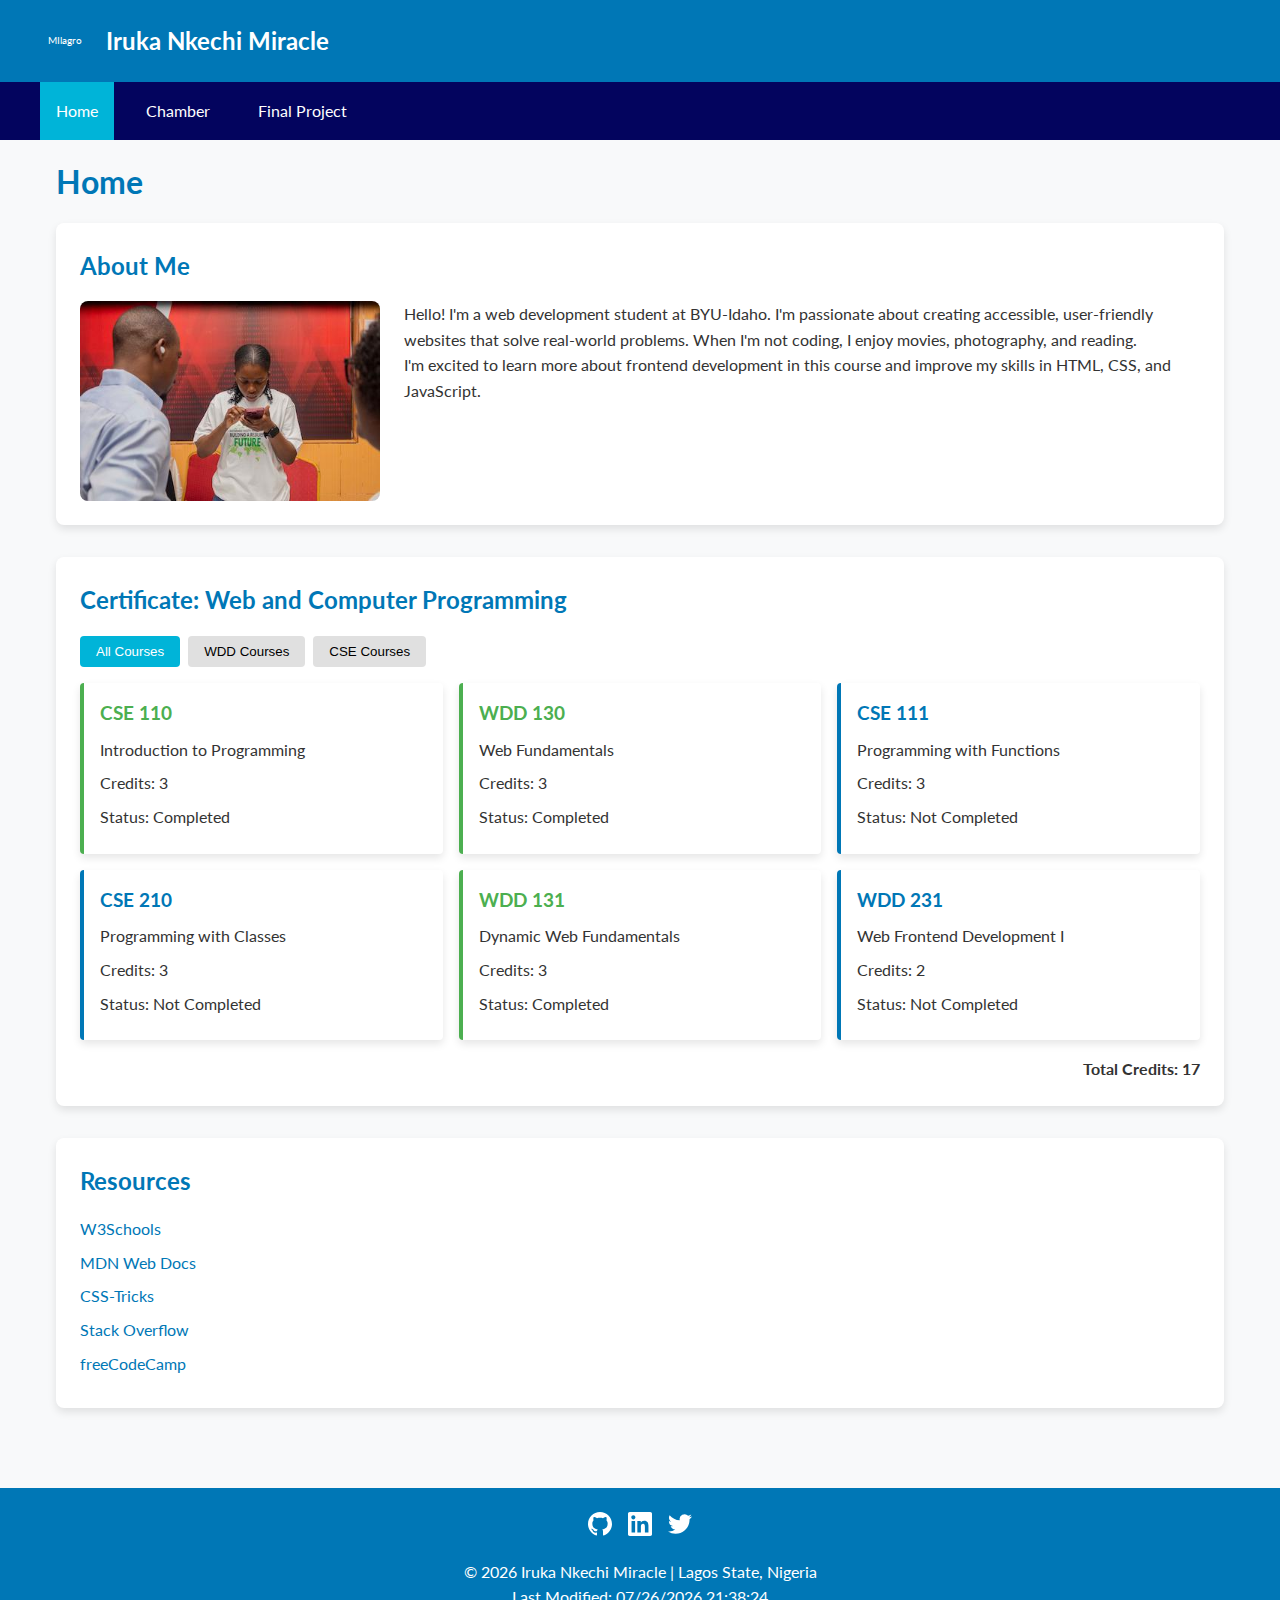
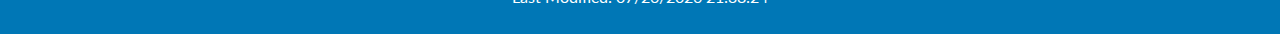
<file: index.html>
<!DOCTYPE html>
<html lang="en">

<head>
    <meta charset="UTF-8">
    <meta name="viewport" content="width=device-width, initial-scale=1.0">
    <meta name="description" content="WDD 231: Web Frontend Development My Course Home Page">
    <meta name="author" content="Iruka Nkechi Miracle">
    <meta property="og:title" content="WDD 231 - Web Frontend Development I">
    <meta property="og:description" content="My course home page for WDD 231 - Web Frontend Development I">
    <meta property="og:image" content="images/miracle.jpg">
    <meta property="og-url" content="http://www.example.com">
    <title>WDD 231 - Web Frontend Development I</title>
        
    <!-- Google Fonts -->
    <link rel="preconnect" href="https://fonts.googleapis.com">
    <link rel="preconnect" href="https://fonts.gstatic.com" crossorigin>
    <link
        href="https://fonts.googleapis.com/css2?family=Roboto:wght@300;400;700&family=Lato:wght@300;400;700&display=swap"
        rel="stylesheet">

    <!-- CSS Files -->
    <link rel="stylesheet" href="styles/normalize.css">
    <link rel="stylesheet" href="styles/small.css">
    <link rel="stylesheet" href="styles/larger.css">

    <!-- JavaScript Files -->
    <script src="scripts/navigation.js" defer></script>
    <script src="scripts/date.js" defer></script>
    <script src="scripts/course.js" defer></script>
</head>

<body>
    <header>
        <div class="header-content">
            <div class="logo-container">
                <svg class="logo" viewBox="0 0 100 100" xmlns="http://www.w3.org/2000/svg">
                    <image src="images/mylogo.svg" x="0" y="0" width="100" height="100" />
                    <text x="50" y="55" text-anchor="middle" fill="white" font-size="20">MIlagro</text>
                </svg>
                <span class="name">Iruka Nkechi Miracle</span>
            </div>
            <button id="menuButton" aria-label="Navigation Menu">☰</button>
        </div>
    </header>

    <nav>
        <ul id="navigation">
            <li><a href="#" class="active">Home</a></li>
            <li><a href="https://miraclebliss.github.io/wdd231/chamber">Chamber</a></li>
            <li><a href="#">Final Project</a></li>
        </ul>
    </nav>

    <main>
        <h1>Home</h1>

        <section class="about">
            <h2>About Me</h2>
            <div class="about-content">
                <img src="images/miracle.jpg" alt="My Photo" width="300" height="300">
                <div class="bio">
                    <p>Hello! I'm a web development student at BYU-Idaho. I'm passionate about creating accessible,
                        user-friendly websites that solve real-world problems. When I'm not coding, I enjoy movies,
                        photography, and reading.</p>
                    <p>I'm excited to learn more about frontend development in this course and improve my skills in
                        HTML, CSS, and JavaScript.</p>
                </div>
            </div>
        </section>

        <section class="certificate">
            <h2>Certificate: Web and Computer Programming</h2>
            <div class="filter-buttons">
                <button id="allBtn" class="active">All Courses</button>
                <button id="wddBtn">WDD Courses</button>
                <button id="cseBtn">CSE Courses</button>
            </div>
            <div id="courseContainer" class="course-grid">
                <!-- Courses will be dynamically inserted here -->
            </div>
            <div class="credits">
                Total Credits: <span id="totalCredits">0</span>
            </div>
        </section>

        <section class="resources">
            <h2>Resources</h2>
            <ul>
                <li><a href="https://www.w3schools.com/" target="_blank">W3Schools</a></li>
                <li><a href="https://developer.mozilla.org/en-US/" target="_blank">MDN Web Docs</a></li>
                <li><a href="https://css-tricks.com/" target="_blank">CSS-Tricks</a></li>
                <li><a href="https://stackoverflow.com/" target="_blank">Stack Overflow</a></li>
                <li><a href="https://www.freecodecamp.org/" target="_blank">freeCodeCamp</a></li>
            </ul>
        </section>
    </main>

    <footer>
        <div class="social-links">
            <a href="https://github.com" target="_blank" aria-label="GitHub">
                <svg width="24" height="24" viewBox="0 0 24 24" fill="currentColor">
                    <path
                        d="M12 0c-6.626 0-12 5.373-12 12 0 5.302 3.438 9.8 8.207 11.387.599.111.793-.261.793-.577v-2.234c-3.338.726-4.033-1.416-4.033-1.416-.546-1.387-1.333-1.756-1.333-1.756-1.089-.745.083-.729.083-.729 1.205.084 1.839 1.237 1.839 1.237 1.07 1.834 2.807 1.304 3.492.997.107-.775.418-1.305.762-1.604-2.665-.305-5.467-1.334-5.467-5.931 0-1.311.469-2.381 1.236-3.221-.124-.303-.535-1.524.117-3.176 0 0 1.008-.322 3.301 1.23.957-.266 1.983-.399 3.003-.404 1.02.005 2.047.138 3.006.404 2.291-1.552 3.297-1.23 3.297-1.23.653 1.653.242 2.874.118 3.176.77.84 1.235 1.911 1.235 3.221 0 4.609-2.807 5.624-5.479 5.921.43.372.823 1.102.823 2.222v3.293c0 .319.192.694.801.576 4.765-1.589 8.199-6.086 8.199-11.386 0-6.627-5.373-12-12-12z" />
                </svg>
            </a>
            <a href="https://linkedin.com" target="_blank" aria-label="LinkedIn">
                <svg width="24" height="24" viewBox="0 0 24 24" fill="currentColor">
                    <path
                        d="M20.447 20.452h-3.554v-5.569c0-1.328-.027-3.037-1.852-3.037-1.853 0-2.136 1.445-2.136 2.939v5.667H9.351V9h3.414v1.561h.046c.477-.9 1.637-1.85 3.37-1.85 3.601 0 4.267 2.37 4.267 5.455v6.286zM5.337 7.433c-1.144 0-2.063-.926-2.063-2.065 0-1.138.92-2.063 2.063-2.063 1.14 0 2.064.925 2.064 2.063 0 1.139-.925 2.065-2.064 2.065zm1.782 13.019H3.555V9h3.564v11.452zM22.225 0H1.771C.792 0 0 .774 0 1.729v20.542C0 23.227.792 24 1.771 24h20.451C23.2 24 24 23.227 24 22.271V1.729C24 .774 23.2 0 22.222 0h.003z" />
                </svg>
            </a>
            <a href="#" target="_blank" aria-label="Twitter">
                <svg width="24" height="24" viewBox="0 0 24 24" fill="currentColor">
                    <path
                        d="M23.953 4.57a10 10 0 01-2.825.775 4.958 4.958 0 002.163-2.723c-.951.555-2.005.959-3.127 1.184a4.92 4.92 0 00-8.384 4.482C7.69 8.095 4.067 6.13 1.64 3.162a4.822 4.822 0 00-.666 2.475c0 1.71.87 3.213 2.188 4.096a4.904 4.904 0 01-2.228-.616v.06a4.923 4.923 0 003.946 4.827 4.996 4.996 0 01-2.212.085 4.936 4.936 0 004.604 3.417 9.867 9.867 0 01-6.102 2.105c-.39 0-.779-.023-1.17-.067a13.995 13.995 0 007.557 2.209c9.053 0 13.998-7.496 13.998-13.985 0-.21 0-.42-.015-.63A9.935 9.935 0 0024 4.59z" />
                </svg>
            </a>
        </div>
        <p>&copy; <span id="currentYear"></span> Iruka Nkechi Miracle | Lagos State, Nigeria</p>
        <p id="lastModified"></p>
    </footer>
</body>

</html>
</file>
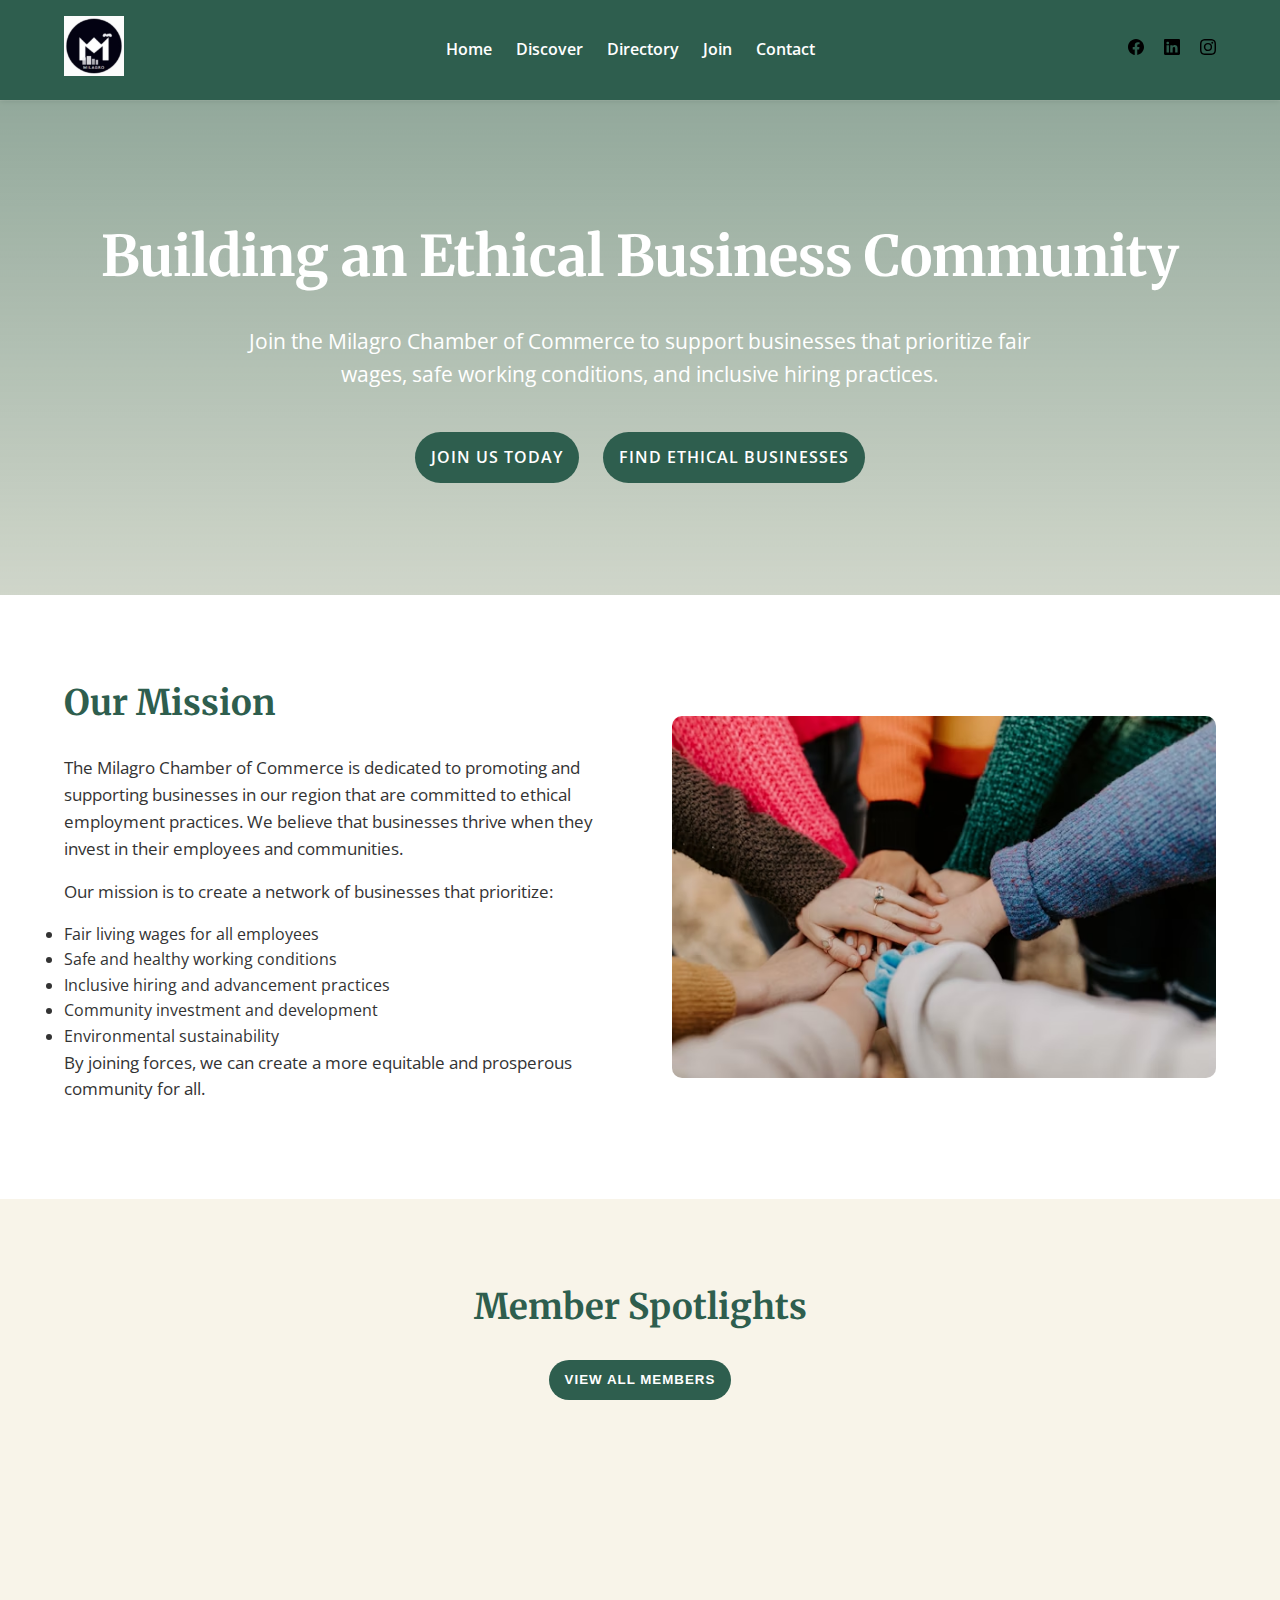
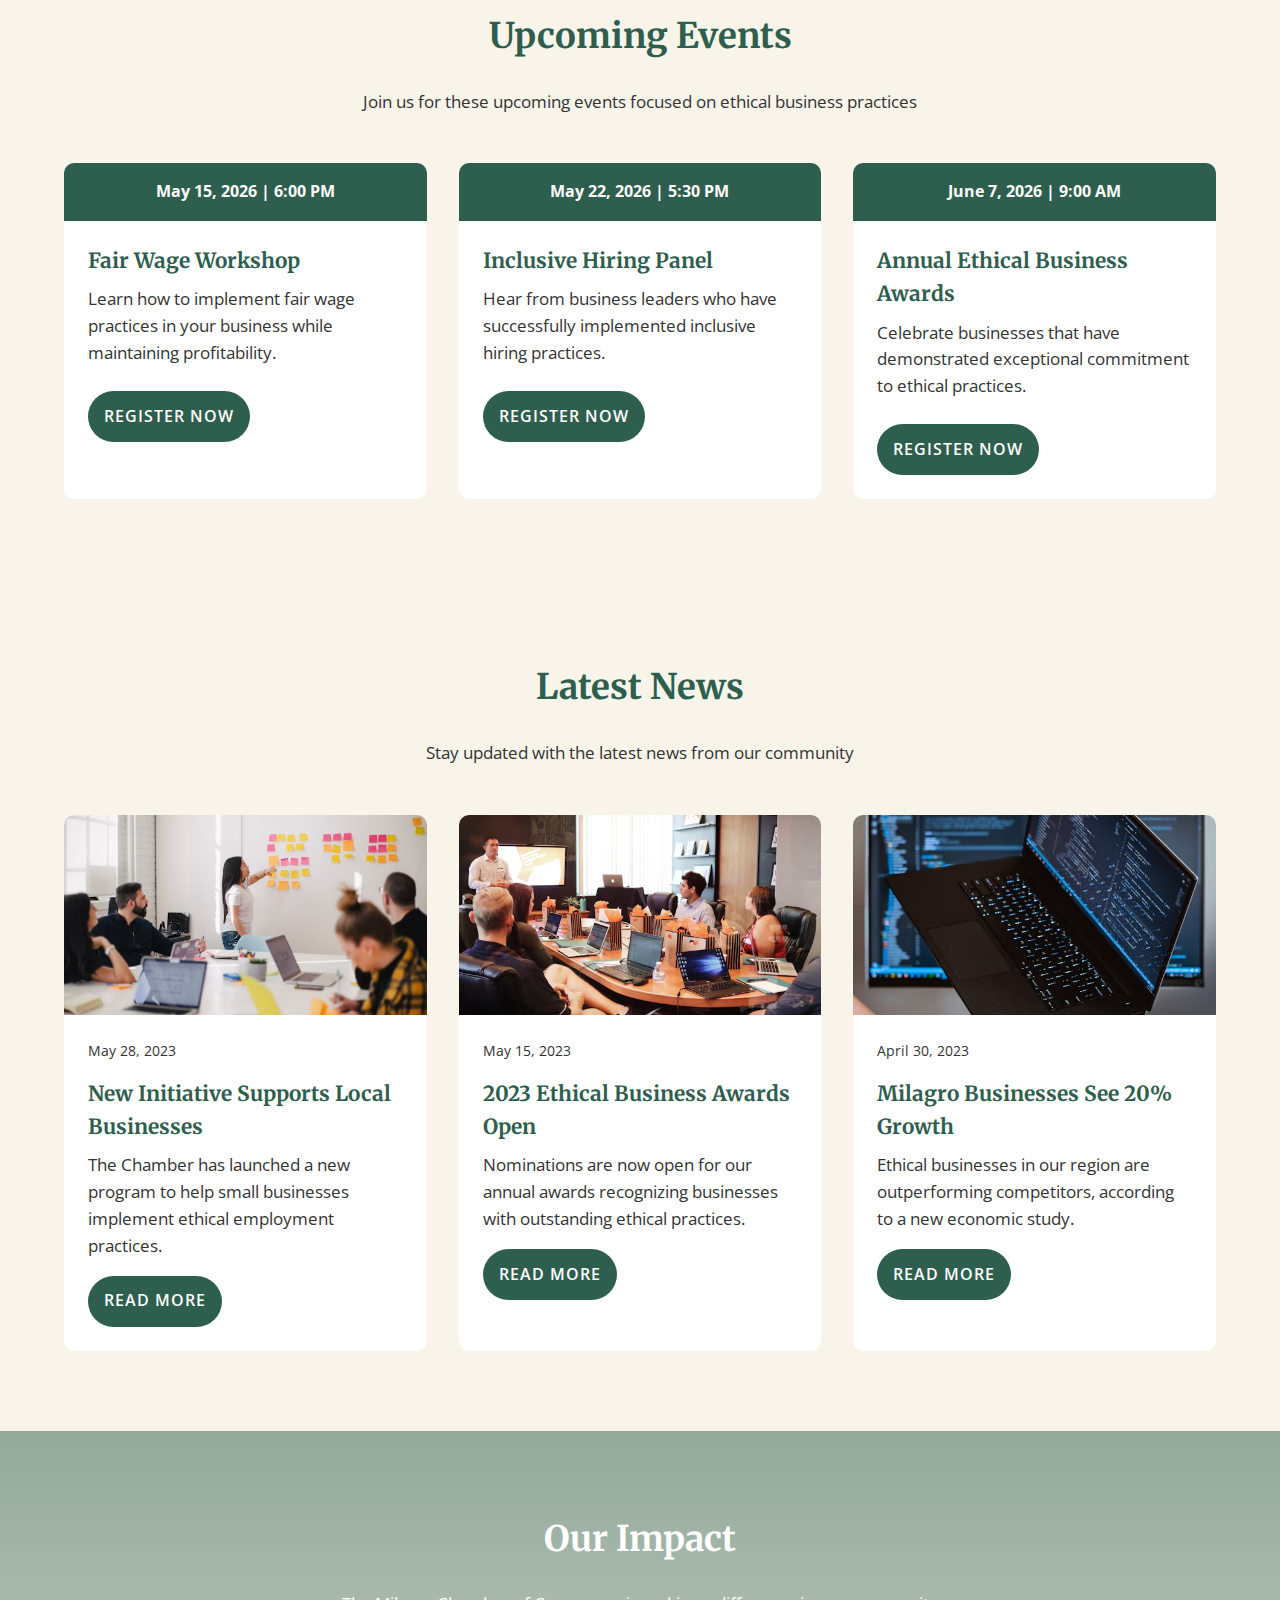
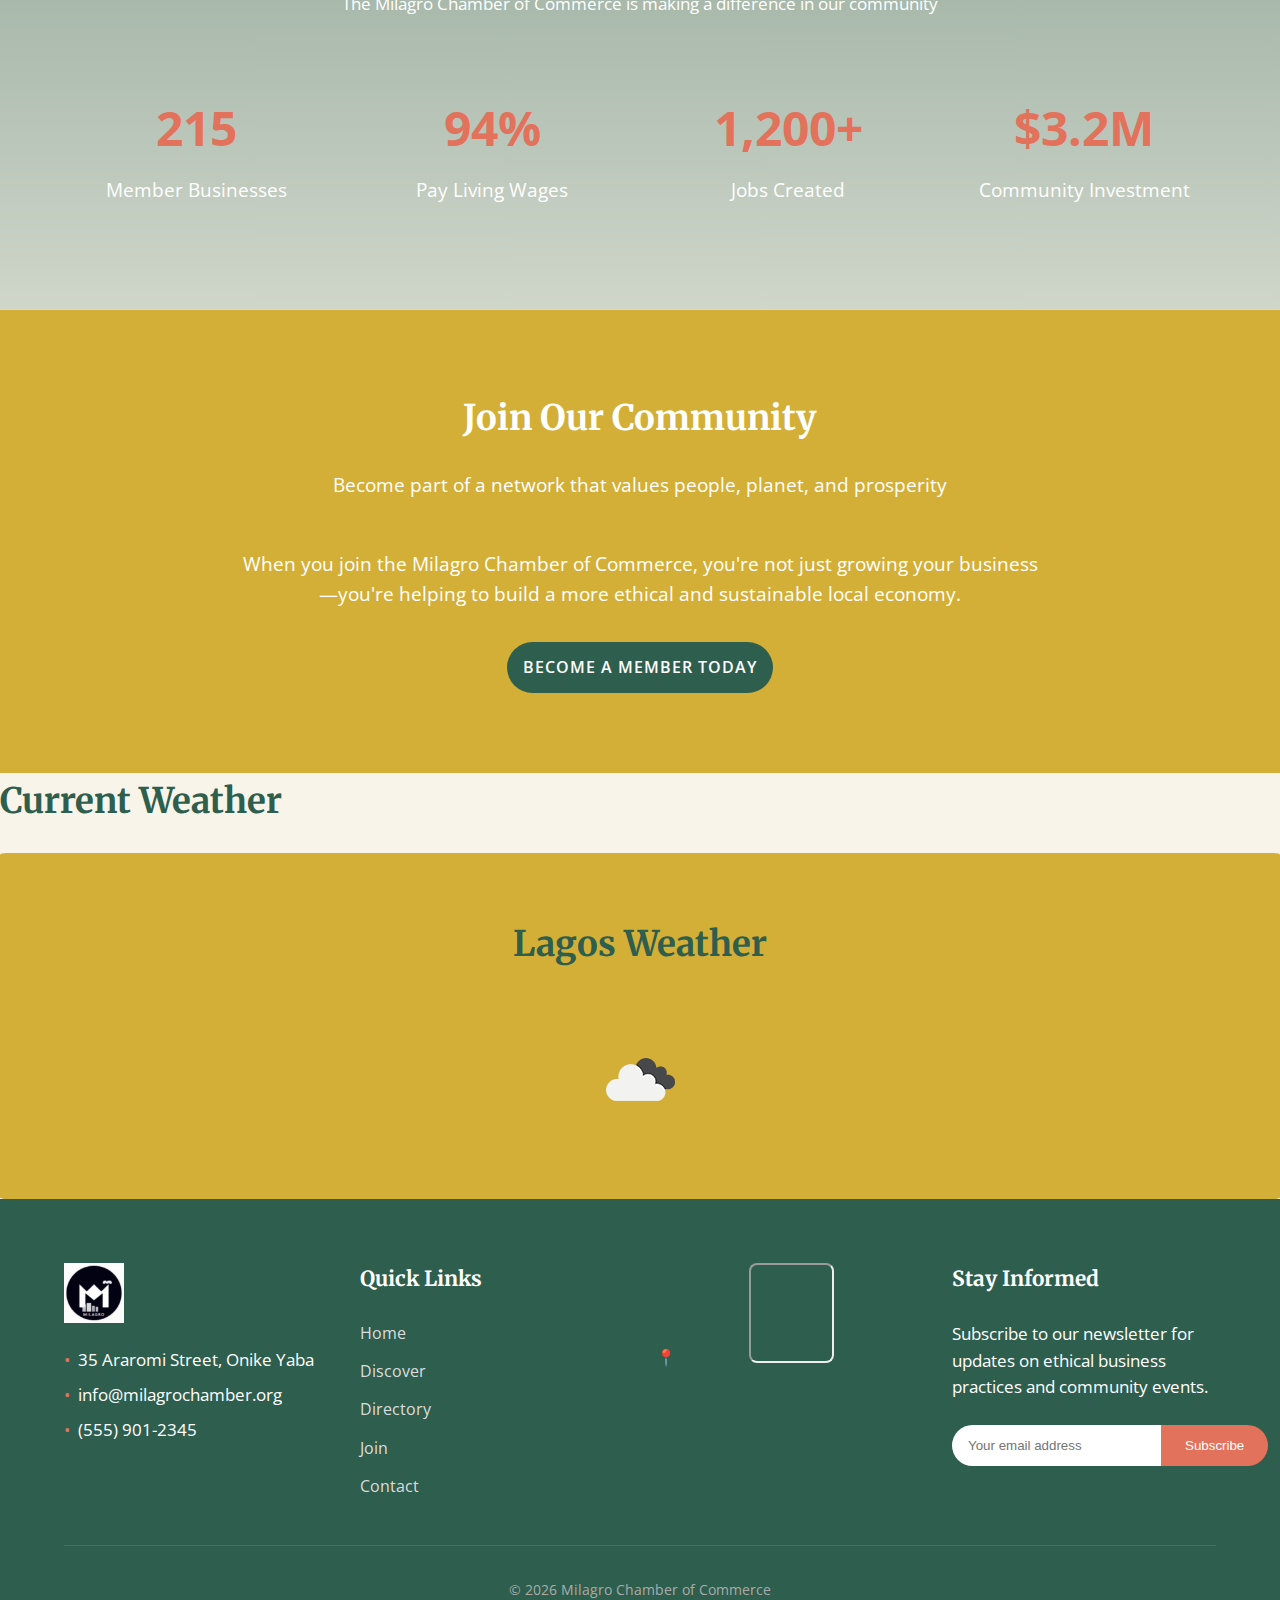
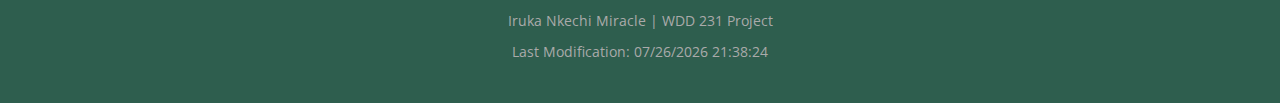
<file: chamber/index.html>
<!DOCTYPE html>
<html lang="en">

<head>
    <meta charset="UTF-8">
    <meta name="viewport" content="width=device-width, initial-scale=1.0">
    <title>Home | Milagro Chamber of Commerce</title>
    <meta name="description"
        content="Join the Milagro Chamber of Commerce to support ethical businesses that prioritize fair wages, safe working conditions, and inclusive hiring practices.">
    <meta name="author" content="Iruka Nkechi Miracle">

    <!-- Facebook Meta Tags -->
    <meta property="og:title" content="Milagro Chamber of Commerce - Ethical Business Directory">
    <meta property="og:description"
        content="Discover businesses in Milagro that support fair wages, safe working conditions, and inclusive hiring.">
    <meta property="og:image" content="https://miraclebliss.github.io/wdd231/chamber/images/logo.png">
    <meta property="og:url" content="https://miraclebliss.github.io/wdd231/chamber/directory.html">
    <meta property="og:type" content="website">

    <!-- Favicon -->
    <link rel="icon" href="images/favicon.ico" type="image/x-icon">

    <!-- CSS -->
    <link rel="stylesheet" href="styles/base.css" media="print" onload="this.media='all'">

    <!-- JavaScript -->
    <script src="scripts/index.js"></script>

    <!-- Google Fonts -->
    <link rel="preconnect" href="https://fonts.googleapis.com">
    <link rel="preconnect" href="https://fonts.gstatic.com" crossorigin>
    <link
        href="https://fonts.googleapis.com/css2?family=Merriweather:wght@400;700&family=Open+Sans:wght@300;400;600&display=swap"
        rel="stylesheet">
</head>

<body>
    <!-- Header -->
    <header>
        <div class="header-container">
            <div class="logo">
                <a href="index.html">
                    <img src="images/logo.png" alt="Milagro Chamber of Commerce Logo">
                </a>
            </div>

            <nav>
                <button id="hamburger-btn">&#9776;</button>
                <ul id="primary-nav">
                    <li><a href="index.html">Home</a></li>
                    <li><a href="discover.html">Discover</a></li>
                    <li><a href="directory.html">Directory</a></li>
                    <li><a href="join.html">Join</a></li>
                    <li><a href="contact.html">Contact</a></li>
                </ul>
            </nav>

            <div class="social">
                <a href="https://facebook.com" aria-label="Facebook">
                    <img src="images/facebook.svg" alt="Facebook">
                </a>
                <a href="https://linkedin.com" aria-label="LinkedIn">
                    <img src="images/linkedin.svg" alt="LinkedIn">
                </a>
                <a href="https://instagram.com" aria-label="Instagram">
                    <img src="images/instagram.svg" alt="Instagram">
                </a>
            </div>
        </div>
    </header>

    <!-- Main Content -->
    <main>
        <!-- Hero Section -->
        <section class="hero">
            <div class="container">
                <h1>Building an Ethical Business Community</h1>
                <p>Join the Milagro Chamber of Commerce to support businesses that prioritize fair wages, safe working
                    conditions, and inclusive hiring practices.</p>
                <div class="hero-buttons">
                    <a href="join.html" class="btn">Join Us Today</a>
                    <a href="directory.html" class="btn">Find Ethical Businesses</a>
                </div>
            </div>
        </section>
        <!-- Mission -->
        <section class="section mission">
            <div class="container mission-content">
                <div class="mission-text">
                    <h2>Our Mission</h2>
                    <p>The Milagro Chamber of Commerce is dedicated to promoting and supporting businesses in our region
                        that are committed to ethical employment practices. We believe that businesses thrive when they
                        invest in their employees and communities.</p>
                    <p>Our mission is to create a network of businesses that prioritize:</p>
                    <ul>
                        <li>Fair living wages for all employees</li>
                        <li>Safe and healthy working conditions</li>
                        <li>Inclusive hiring and advancement practices</li>
                        <li>Community investment and development</li>
                        <li>Environmental sustainability</li>
                    </ul>
                    <p>By joining forces, we can create a more equitable and prosperous community for all.</p>
                </div>
                <div class="mission-image">
                    <img src="images/mission.png" alt="Team meeting at Milagro Chamber of Commerce">
                </div>
            </div>
        </section>

        <!-- Featured Members Section -->
        <!-- Member Spotlights Section -->
        <section class="section">
            <div class="section-title">
                <h2>Member Spotlights</h2>
                <button onclick="getMembersfiltered()" class="btn btn-secondary">View All Members</button>
            </div>
            <div id="spotlights" class="spotlights">
                <div id="member-cards" class="cards-grid">
                    <!-- Member cards will be dynamically inserted here -->
                </div>
            </div>
        </section>
        <!--Event-->
        <section class="section events">
            <div class="container">
                <div class="section-title">
                    <h2>Upcoming Events</h2>
                    <p>Join us for these upcoming events focused on ethical business practices</p>
                </div>
                <div class="events-container">
                    <div class="event-card">
                        <div class="event-date">May 15, 2026 | 6:00 PM</div>
                        <div class="event-info">
                            <h3 class="event-title">Fair Wage Workshop</h3>
                            <p class="event-details">Learn how to implement fair wage practices in your business while
                                maintaining profitability.</p>
                            <a href="#" class="btn">Register Now</a>
                        </div>
                    </div>

                    <div class="event-card">
                        <div class="event-date">May 22, 2026 | 5:30 PM</div>
                        <div class="event-info">
                            <h3 class="event-title">Inclusive Hiring Panel</h3>
                            <p class="event-details">Hear from business leaders who have successfully implemented
                                inclusive hiring practices.</p>
                            <a href="#" class="btn">Register Now</a>
                        </div>
                    </div>

                    <div class="event-card">
                        <div class="event-date">June 7, 2026 | 9:00 AM</div>
                        <div class="event-info">
                            <h3 class="event-title">Annual Ethical Business Awards</h3>
                            <p class="event-details">Celebrate businesses that have demonstrated exceptional commitment
                                to ethical practices.</p>
                            <a href="#" class="btn">Register Now</a>
                        </div>
                    </div>
                </div>
            </div>
        </section>

        <!-- News Section -->
        <section class="section">
            <div class="container">
                <div class="section-title">
                    <h2>Latest News</h2>
                    <p>Stay updated with the latest news from our community</p>
                </div>
                <div class="news-container">
                    <div class="news-card">
                        <div class="news-image">
                            <img src="images/business.png" alt="Business meeting">
                        </div>
                        <div class="news-info">
                            <p class="news-date">May 28, 2023</p>
                            <h3 class="news-title">New Initiative Supports Local Businesses</h3>
                            <p>The Chamber has launched a new program to help small businesses implement ethical
                                employment practices.</p>
                            <a href="#" class="btn">Read More</a>
                        </div>
                    </div>

                    <div class="news-card">
                        <div class="news-image">
                            <img src="images/awards.png" alt="Business awards">
                        </div>
                        <div class="news-info">
                            <p class="news-date">May 15, 2023</p>
                            <h3 class="news-title">2023 Ethical Business Awards Open</h3>
                            <p>Nominations are now open for our annual awards recognizing businesses with outstanding
                                ethical practices.</p>
                            <a href="#" class="btn">Read More</a>
                        </div>
                    </div>

                    <div class="news-card">
                        <div class="news-image">
                            <img src="images/event.png" alt="Community event">
                        </div>
                        <div class="news-info">
                            <p class="news-date">April 30, 2023</p>
                            <h3 class="news-title">Milagro Businesses See 20% Growth</h3>
                            <p>Ethical businesses in our region are outperforming competitors, according to a new
                                economic study.</p>
                            <a href="#" class="btn">Read More</a>
                        </div>
                    </div>
                </div>
            </div>
        </section>

        <!-- Stats Section -->
        <section class="section stats">
            <div class="container">
                <div class="section-title">
                    <h2>Our Impact</h2>
                    <p>The Milagro Chamber of Commerce is making a difference in our community</p>
                </div>
                <div class="stats-grid">
                    <div class="stat-item">
                        <div class="stat-number">215</div>
                        <div class="stat-label">Member Businesses</div>
                    </div>

                    <div class="stat-item">
                        <div class="stat-number">94%</div>
                        <div class="stat-label">Pay Living Wages</div>
                    </div>

                    <div class="stat-item">
                        <div class="stat-number">1,200+</div>
                        <div class="stat-label">Jobs Created</div>
                    </div>

                    <div class="stat-item">
                        <div class="stat-number">$3.2M</div>
                        <div class="stat-label">Community Investment</div>
                    </div>
                </div>
            </div>
        </section>

        <!-- CTA Section -->
        <section class="section cta">
            <div class="container">
                <div class="section-title">
                    <h2>Join Our Community</h2>
                    <p>Become part of a network that values people, planet, and prosperity</p>
                </div>
                <p>When you join the Milagro Chamber of Commerce, you're not just growing your business—you're helping
                    to build a more ethical and sustainable local economy.</p>
                <a href="join.html" class="btn">Become a Member Today</a>
            </div>
        </section>

        <!--Weather-->
        <section id="weather">
            <h2>Current Weather</h2>
            <div class="card">
                <h2 id="city">Lagos Weather</h2>
                <img id="icon" src="images/icon.png" alt="Weather-Icon">
                <p id="description"></p>
                <p id="temperature"></p>
            </div>
        </section>
    </main>

    <!-- Footer -->
    <footer>
        <div class="container">
            <div class="footer-container">
                <div class="footer-contact">
                    <div class="footer-logo">
                        <img src="images/logo.png" alt="Milagro Chamber of Commerce">
                    </div>
                    <p>35 Araromi Street, Onike Yaba</p>
                    <p>info@milagrochamber.org</p>
                    <p>(555) 901-2345</p>
                </div>

                <div class="footer-links">
                    <h3>Quick Links</h3>
                    <ul>
                        <li><a href="index.html">Home</a></li>
                        <li><a href="discover.html">Discover</a></li>
                        <li><a href="directory.html">Directory</a></li>
                        <li><a href="join.html">Join</a></li>
                        <li><a href="contact.html">Contact</a></li>
                    </ul>
                </div>

                <div class="map-link">
                    <div class="map-link">
                        <a href="#">📍 Location</a>
                        <iframe src="https://www.google.com/maps/embed?pb=!1m14!1m8!1m3!1d31712.5667138395!2d3.3847490000000002!3d6.512718!3m2!1i1024!2i768!4f13.1!3m3!1m2!1s0x103b8cf0b0d17593%3A0xe24227f4fdc8bc40!2s35%20Araromi%20St%2C%20Onike%2C%20Lagos%20101245%2C%20Lagos!5e0!3m2!1sen!2sng!4v1757837306466!5m2!1sen!2sng" allowfullscreen="" loading="lazy" referrerpolicy="no-referrer-when-downgrade"></iframe>
                    </div>
                </div>

                <div class="footer-newsletter">
                    <h3>Stay Informed</h3>
                    <p>Subscribe to our newsletter for updates on ethical business practices and community events.</p>
                    <form class="newsletter-form">
                        <input type="email" placeholder="Your email address">
                        <button type="submit">Subscribe</button>
                    </form>
                </div>
            </div>

            <div class="footer-base">
                <p>&copy; <span id="currentyear"></span> Milagro Chamber of Commerce</p>
                <p>Iruka Nkechi Miracle | WDD 231 Project</p>
                <p>Last Modification: <span id="lastModified"></span></p>
            </div>
        </div>
    </footer>
    <!-- JavaScript -->
    <script>
        // Auto-update year and last modified date
        document.getElementById("currentyear").textContent = new Date().getFullYear();
        document.getElementById("lastModified").textContent = document.lastModified;
    </script>
</body>

</html>
</file>
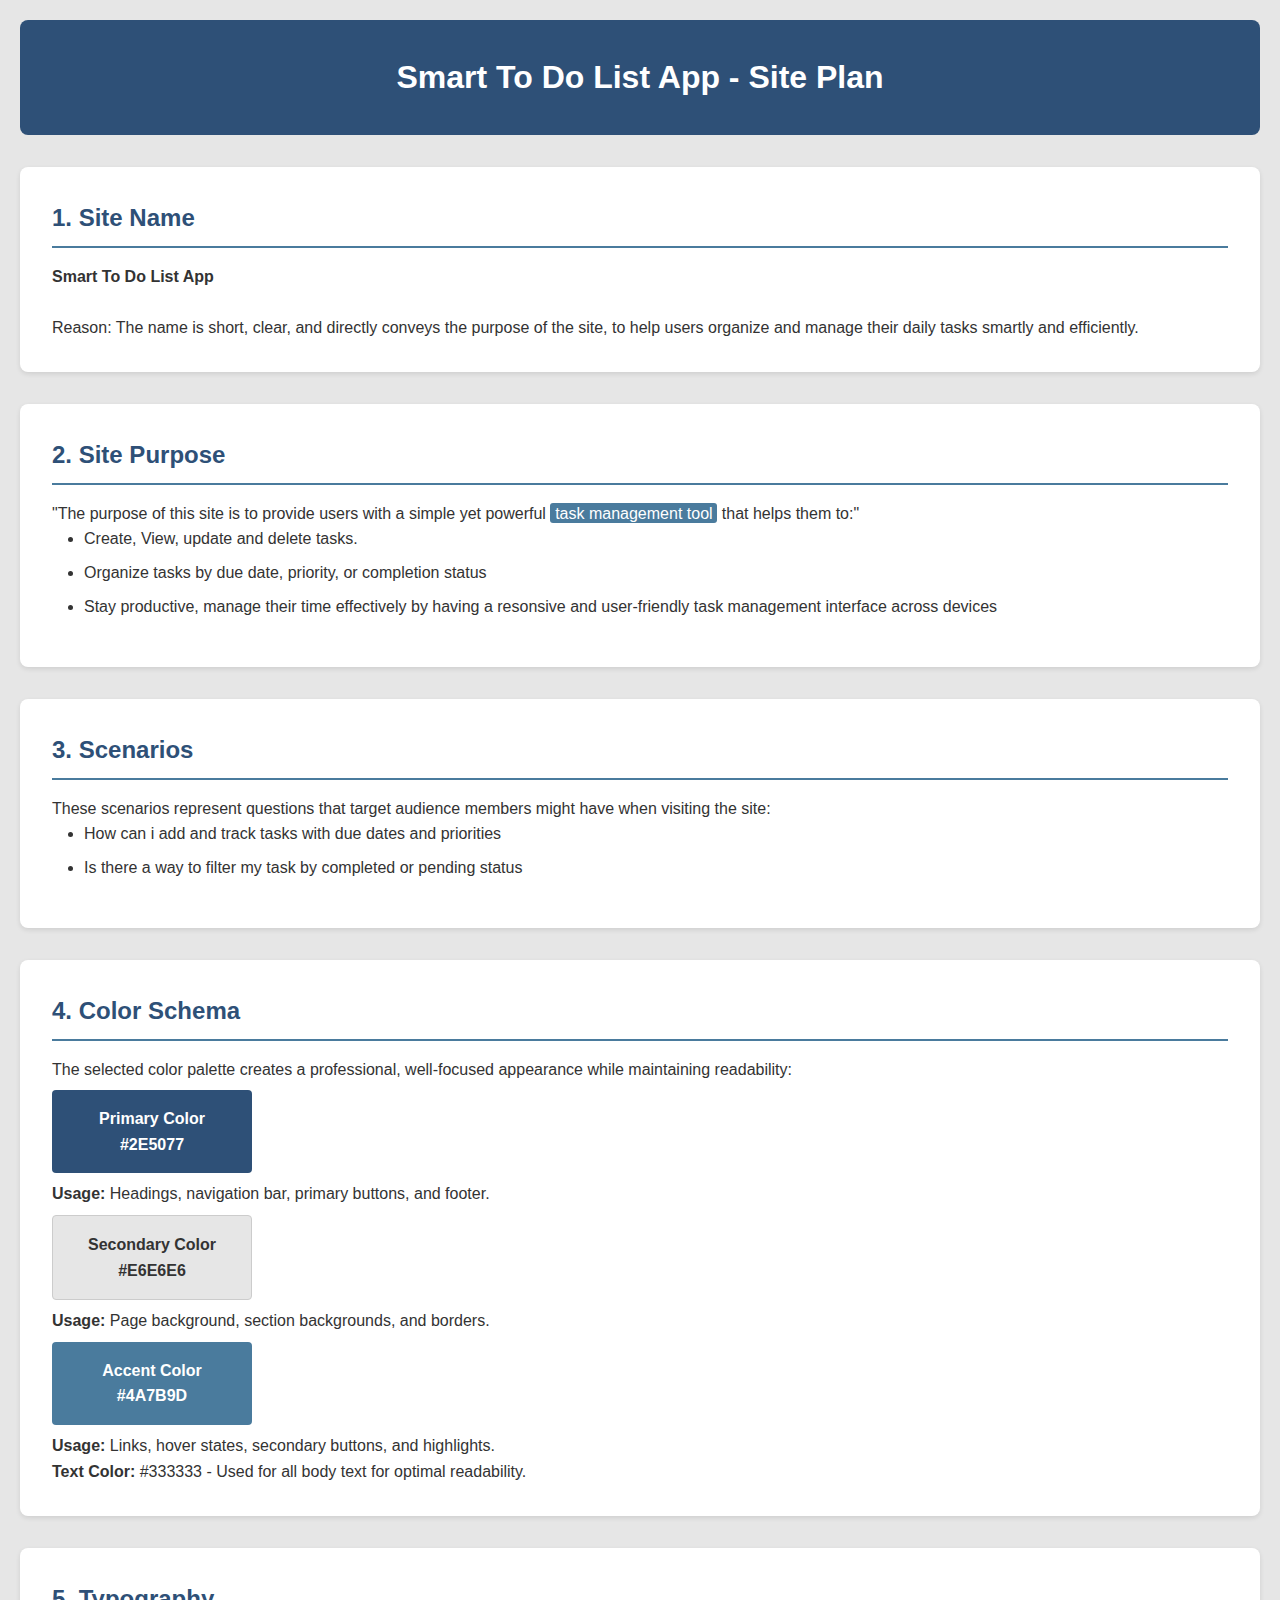
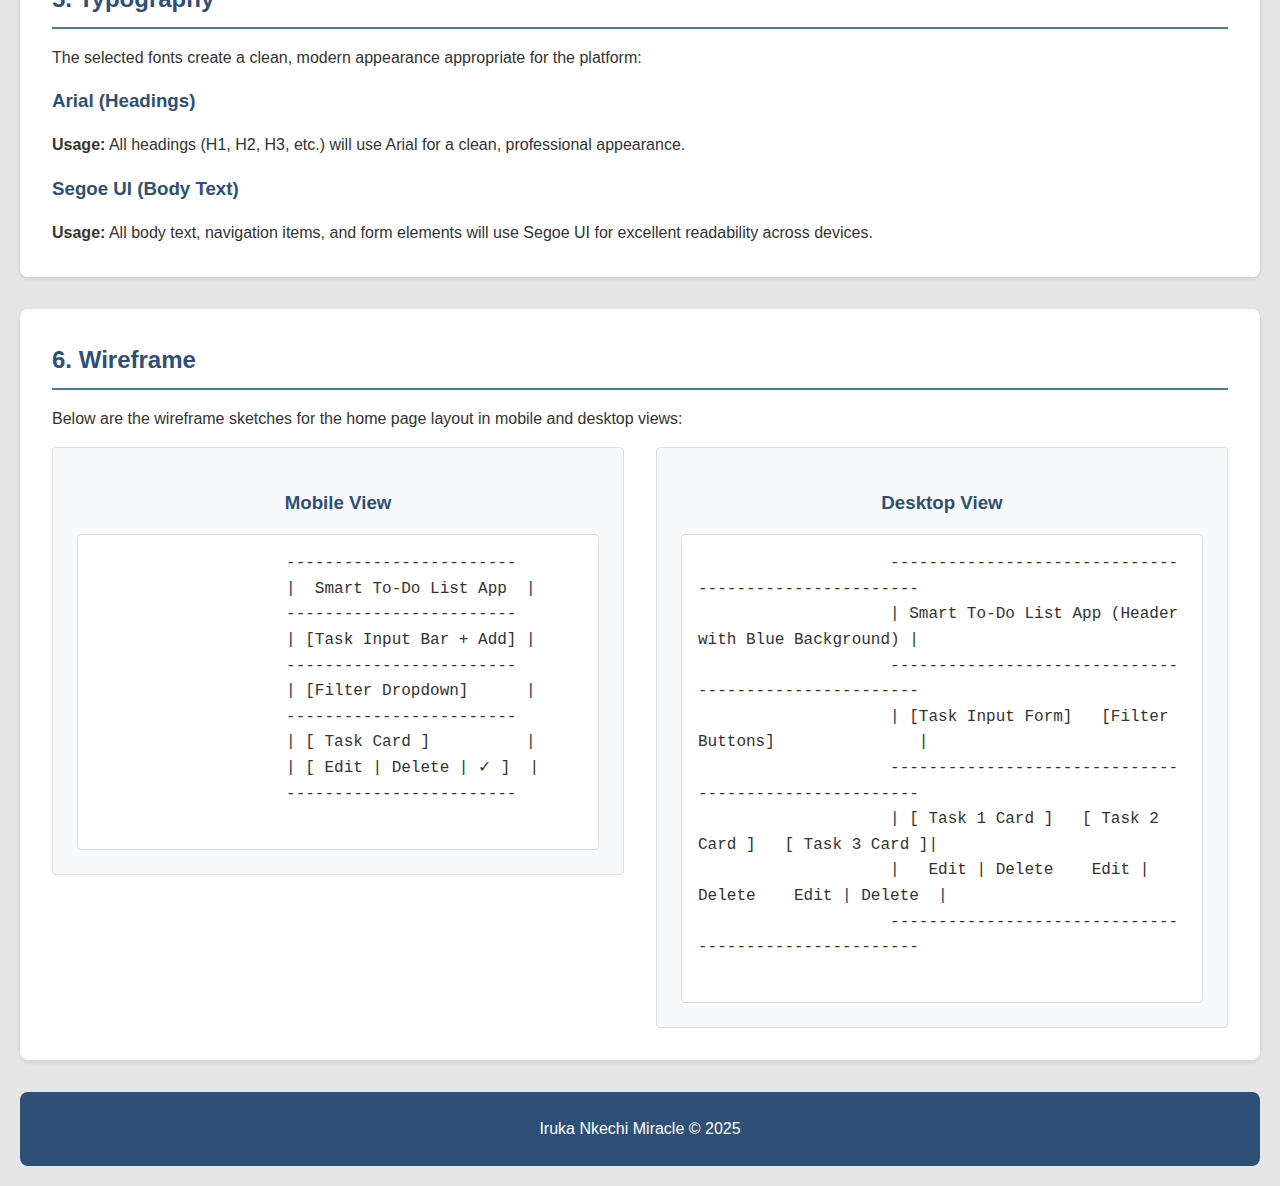
<file: projectplan/index.html>
<!DOCTYPE html>
<html lang="en">
<head>
    <meta charset="UTF-8">
    <meta name="viewport" content="width=device-width, initial-scale=1.0">
    <title>Smart To Do List App - Site Plan</title>
    <link rel="stylesheet" href="styles.css">
</head>
<body>
    <header>
        <h1>Smart To Do List App - Site Plan</h1>
    </header>
    
    <section id="site-name">
        <h2>1. Site Name</h2>
        <p><strong>Smart To Do List App</strong></p>
        <br>
        <p>Reason: The name is short, clear, and directly conveys the purpose of the site, to help users organize and manage their daily tasks smartly and efficiently.</p>
    </section>
    
    <section id="site-purpose">
        <h2>2. Site Purpose</h2>
        <p>"The purpose of this site is to provide users with a simple yet powerful
        <span class="highlight">task management tool</span>
        that helps them to:"</p>
        <ul>
            <li>Create, View, update and delete tasks.</li>
            <li>Organize tasks by due date, priority, or completion status</li>
            <li>Stay productive, manage their time effectively by having a resonsive and user-friendly task management interface across devices</li>
        </ul>
    </section>
    
    <section id="scenarios">
        <h2>3. Scenarios</h2>
        <p>These scenarios represent questions that target audience members might have when visiting the site:</p>
        <ul>
            <li>How can i add and track tasks with due dates and priorities</li>
            <li>Is there a way to filter my task by completed or pending status</li>
        </ol>
    </section>
    
    <section id="color-schema">
        <h2>4. Color Schema</h2>
        <p>The selected color palette creates a professional, well-focused appearance while maintaining readability:</p>
        
        <div class="color-swatch primary-color">Primary Color<br>#2E5077</div>
        <p><strong>Usage:</strong> Headings, navigation bar, primary buttons, and footer.</p>
        
        <div class="color-swatch secondary-color">Secondary Color<br>#E6E6E6</div>
        <p><strong>Usage:</strong> Page background, section backgrounds, and borders.</p>
        
        <div class="color-swatch accent-color">Accent Color<br>#4A7B9D</div>
        <p><strong>Usage:</strong> Links, hover states, secondary buttons, and highlights.</p>
        
        <p><strong>Text Color:</strong> #333333 - Used for all body text for optimal readability.</p>
    </section>
    
    <section id="typography">
        <h2>5. Typography</h2>
        <p>The selected fonts create a clean, modern appearance appropriate for the platform:</p>
        
        <h3 style="font-family: 'Arial', sans-serif;">Arial (Headings)</h3>
        <p><strong>Usage:</strong> All headings (H1, H2, H3, etc.) will use Arial for a clean, professional appearance.</p>
        
        <h3 style="font-family: 'Segoe UI', Tahoma, Geneva, Verdana, sans-serif;">Segoe UI (Body Text)</h3>
        <p><strong>Usage:</strong> All body text, navigation items, and form elements will use Segoe UI for excellent readability across devices.</p>
    </section>
    
    <section id="wireframe">
        <h2>6. Wireframe</h2>
        <p>Below are the wireframe sketches for the home page layout in mobile and desktop views:</p>
        
        <div class="wireframe-container">
            <div class="wireframe mobile">
                <h3>Mobile View</h3>
                <pre>
                    ------------------------
                    |  Smart To-Do List App  |
                    ------------------------
                    | [Task Input Bar + Add] |
                    ------------------------
                    | [Filter Dropdown]      |
                    ------------------------
                    | [ Task Card ]          |
                    | [ Edit | Delete | ✓ ]  |
                    ------------------------
                </pre>
            </div>
            
            <div class="wireframe desktop">
                <h3>Desktop View</h3>
                <pre>
                    -----------------------------------------------------
                    | Smart To-Do List App (Header with Blue Background) |
                    -----------------------------------------------------
                    | [Task Input Form]   [Filter Buttons]               |
                    -----------------------------------------------------
                    | [ Task 1 Card ]   [ Task 2 Card ]   [ Task 3 Card ]|
                    |   Edit | Delete    Edit | Delete    Edit | Delete  |
                    ----------------------------------------------------- 
                </pre>
            </div>
        </div>
    </section>
    <footer>
        <p>Iruka Nkechi Miracle &copy; 2025</p>
    </footer>
</body>
</html>
</file>
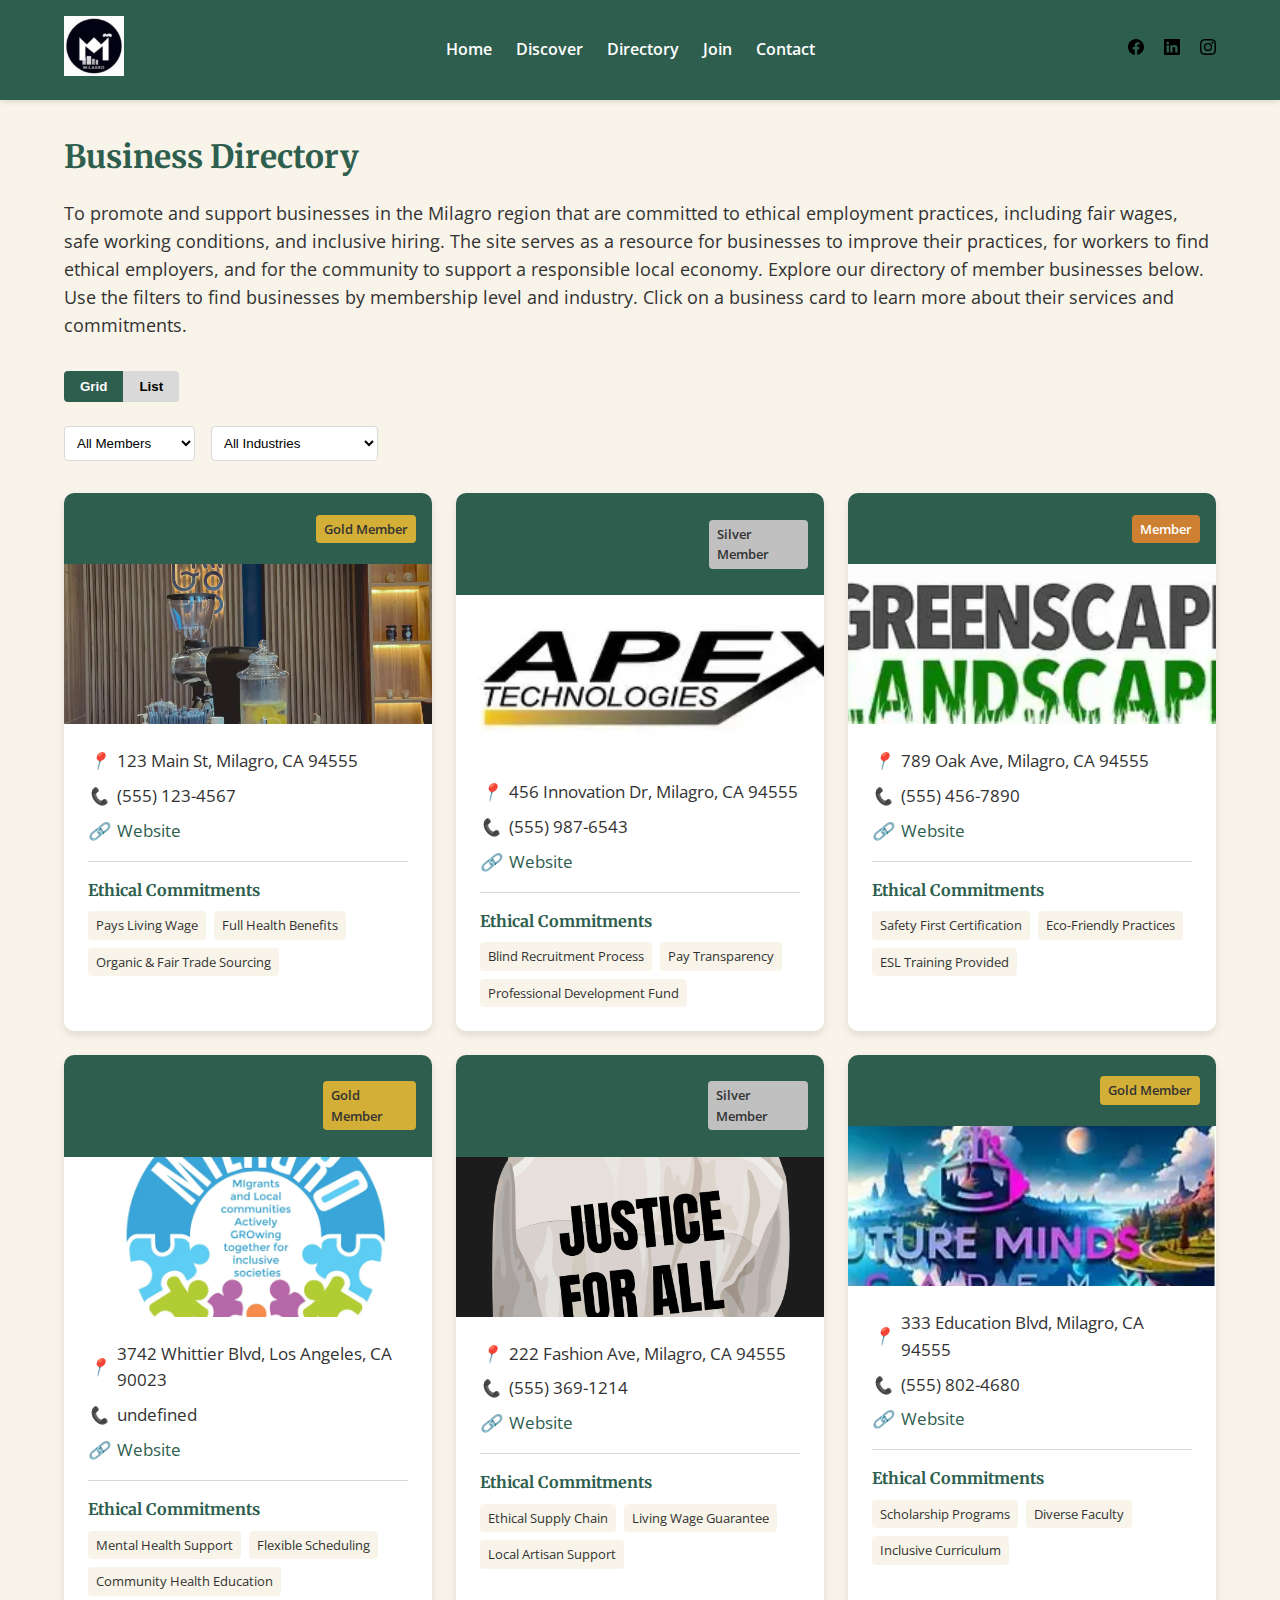
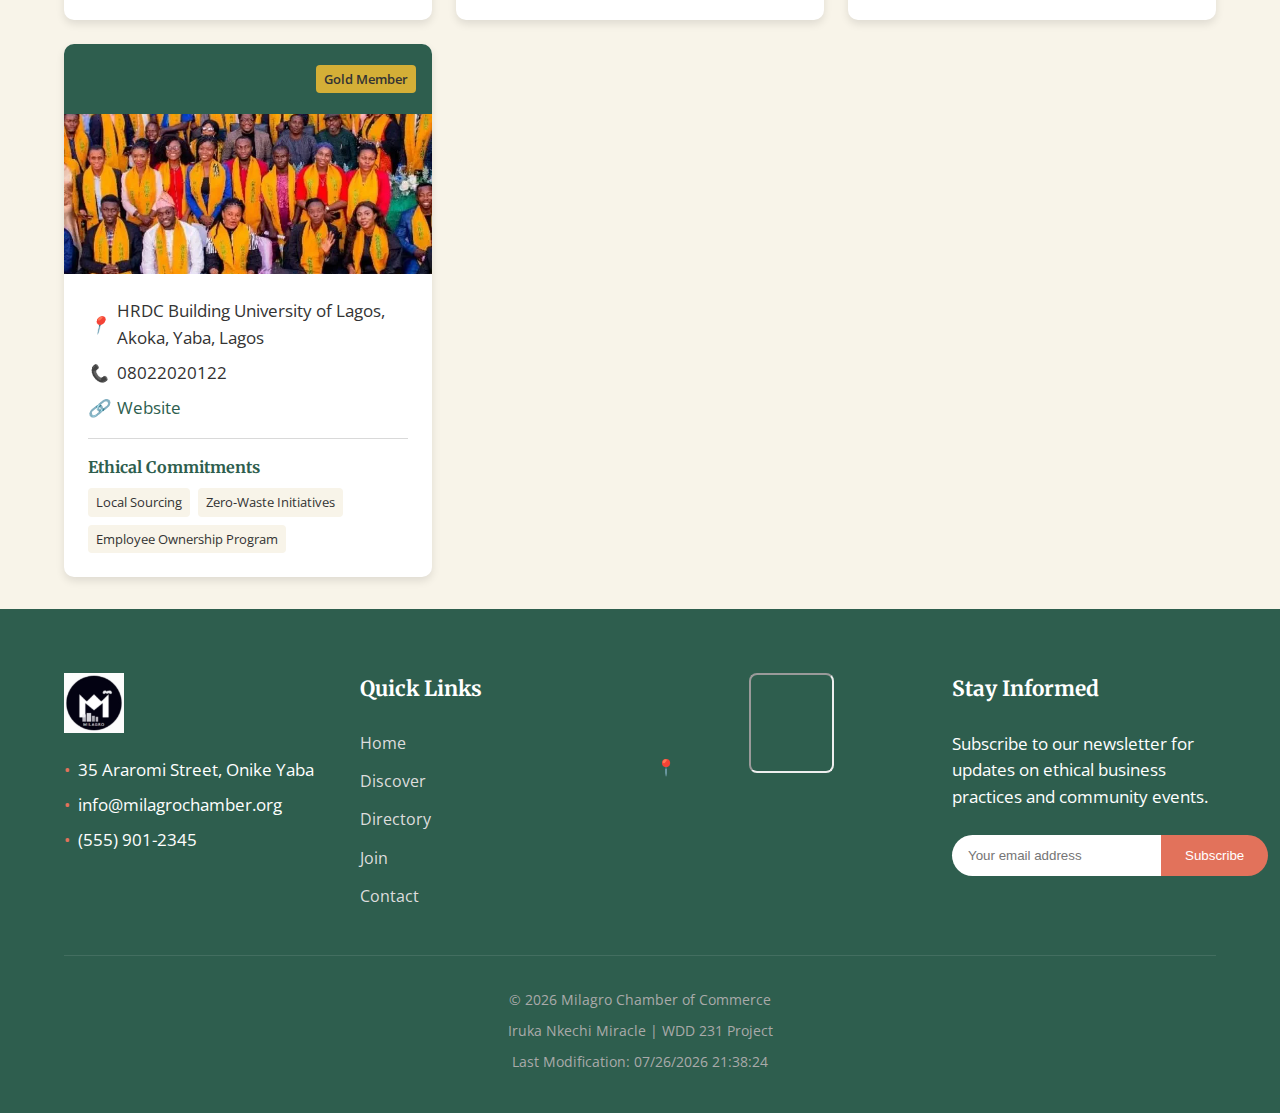
<file: chamber/directory.html>
<!DOCTYPE html>
<html lang="en">
<head>
    <meta charset="UTF-8">
    <meta name="viewport" content="width=device-width, initial-scale=1.0">
    <title>Business Directory | Milagro Chamber of Commerce</title>
    <meta name="description" content="Discover ethical businesses in Milagro that support fair wages, safe working conditions, and inclusive hiring practices.">
    <meta name="author" content="Iruka Nkechi Miracle">
    
    <!-- Facebook Meta Tags -->
    <meta property="og:title" content="Milagro Chamber of Commerce - Ethical Business Directory">
    <meta property="og:description" content="Discover businesses in Milagro that support fair wages, safe working conditions, and inclusive hiring.">
    <meta property="og:image" content="https://miraclebliss.github.io/wdd231/chamber/images/logo.png">
    <meta property="og:url" content="https://miraclebliss.github.io/wdd231/chamber/directory.html">
    <meta property="og:type" content="website">
    
    <!-- Favicon -->
    <link rel="icon" href="images/favicon.ico" type="image/x-icon">
    
    <!-- CSS -->
    <link rel="stylesheet" href="styles/base.css" media="print" onload="this.media='all'">
   
    <!-- JavaScript -->
    <script src="scripts/index.js"></script>
    
    <!-- Google Fonts -->
    <link rel="preconnect" href="https://fonts.googleapis.com">
    <link rel="preconnect" href="https://fonts.gstatic.com" crossorigin>
    <link href="https://fonts.googleapis.com/css2?family=Merriweather:wght@400;700&family=Open+Sans:wght@300;400;600&display=swap" rel="stylesheet">
</head>
<body>
    <!-- Header -->
    <header>
        <div class="header-container">
            <div class="logo">
                <a href="index.html">
                    <img src="images/logo.png" alt="Milagro Chamber of Commerce Logo">
                </a>
            </div>
            
            <nav>
                <button id="hamburger-btn">&#9776;</button>
                <ul id="primary-nav">
                    <li><a href="index.html">Home</a></li>
                    <li><a href="discover.html">Discover</a></li>
                    <li><a href="directory.html">Directory</a></li>
                    <li><a href="join.html">Join</a></li>
                    <li><a href="contact.html">Contact</a></li>
                </ul>
            </nav>
            
            <div class="social">
                <a href="https://facebook.com" aria-label="Facebook">
                    <img src="images/facebook.svg" alt="Facebook">
                </a>
                <a href="https://linkedin.com" aria-label="LinkedIn">
                    <img src="images/linkedin.svg" alt="LinkedIn">
                </a>
                <a href="https://instagram.com" aria-label="Instagram">
                    <img src="images/instagram.svg" alt="Instagram">
                </a>
            </div>
        </div>
    </header>

    <!-- Main Content -->
    <main class="directory-main">
        <h1>Business Directory</h1>
        <p class="directory-intro">
            To promote and support businesses in the Milagro region that are committed to ethical employment practices, including fair wages, safe working conditions, and inclusive hiring. The site serves as a resource for businesses to improve their practices, for workers to find ethical employers, and for the community to support a responsible local economy.
            Explore our directory of member businesses below. Use the filters to find businesses by membership level and industry. Click on a business card to learn more about their services and commitments.
        </p>
        <div class="view-options">
            <button id="grid-view" class="active" aria-label="Grid View">Grid</button>
            <button id="list-view" aria-label="List View">List</button>
        </div>
        
        <div class="filters">
            <select id="membership-filter">
                <option value="all">All Members</option>
                <option value="3">Gold Members</option>
                <option value="2">Silver Members</option>
                <option value="1">Members</option>
            </select>
            
            <select id="industry-filter">
                <option value="all">All Industries</option>
                <option value="food">Food & Hospitality</option>
                <option value="tech">Technology</option>
                <option value="retail">Retail</option>
                <option value="health">Health & Wellness</option>
                <option value="construction">Construction</option>
                <option value="education">Education</option>
                <option value="finance">Finance</option>
                <option value="arts">Arts & Culture</option>
                <option value="services">Professional Services</option>
                <option value="other">Other</option>
            </select>
        </div>
        
        <div id="member-cards" class="cards-grid">
            <!-- Member cards will be dynamically inserted here -->
        </div>
    </main>

    <!-- Footer -->
    <footer>
        <div class="container">
            <div class="footer-container">
                <div class="footer-contact">
                    <div class="footer-logo">
                        <img src="images/logo.png" alt="Milagro Chamber of Commerce">
                    </div>
                    <p>35 Araromi Street, Onike Yaba</p>
                    <p>info@milagrochamber.org</p>
                    <p>(555) 901-2345</p>
                </div>
                
                <div class="footer-links">
                    <h3>Quick Links</h3>
                    <ul>
                        <li><a href="index.html">Home</a></li>
                        <li><a href="discover.html">Discover</a></li>
                        <li><a href="directory.html">Directory</a></li>
                        <li><a href="join.html">Join</a></li>
                        <li><a href="contact.html">Contact</a></li>
                    </ul>
                </div>

                <div class="map-link">
                    <a href="#">📍 Location</a>
                    <iframe src="https://www.google.com/maps/embed?pb=!1m14!1m8!1m3!1d31712.5667138395!2d3.3847490000000002!3d6.512718!3m2!1i1024!2i768!4f13.1!3m3!1m2!1s0x103b8cf0b0d17593%3A0xe24227f4fdc8bc40!2s35%20Araromi%20St%2C%20Onike%2C%20Lagos%20101245%2C%20Lagos!5e0!3m2!1sen!2sng!4v1757837306466!5m2!1sen!2sng" allowfullscreen="" loading="lazy" referrerpolicy="no-referrer-when-downgrade"></iframe>
                </div>
                
                <div class="footer-newsletter">
                    <h3>Stay Informed</h3>
                    <p>Subscribe to our newsletter for updates on ethical business practices and community events.</p>
                    <form class="newsletter-form">
                        <input type="email" placeholder="Your email address">
                        <button type="submit">Subscribe</button>
                    </form>
                </div>
            </div>
            
            <div class="footer-base">
                <p>&copy; <span id="currentyear"></span> Milagro Chamber of Commerce</p>
                <p>Iruka Nkechi Miracle | WDD 231 Project</p>
                <p>Last Modification: <span id="lastModified"></span></p>
            </div>
        </div>
    </footer>
    <!-- JavaScript -->
    <script>
        // Auto-update year and last modified date
        document.getElementById("currentyear").textContent = new Date().getFullYear();
        document.getElementById("lastModified").textContent = document.lastModified;
    </script>
</body>
</html>
</file>
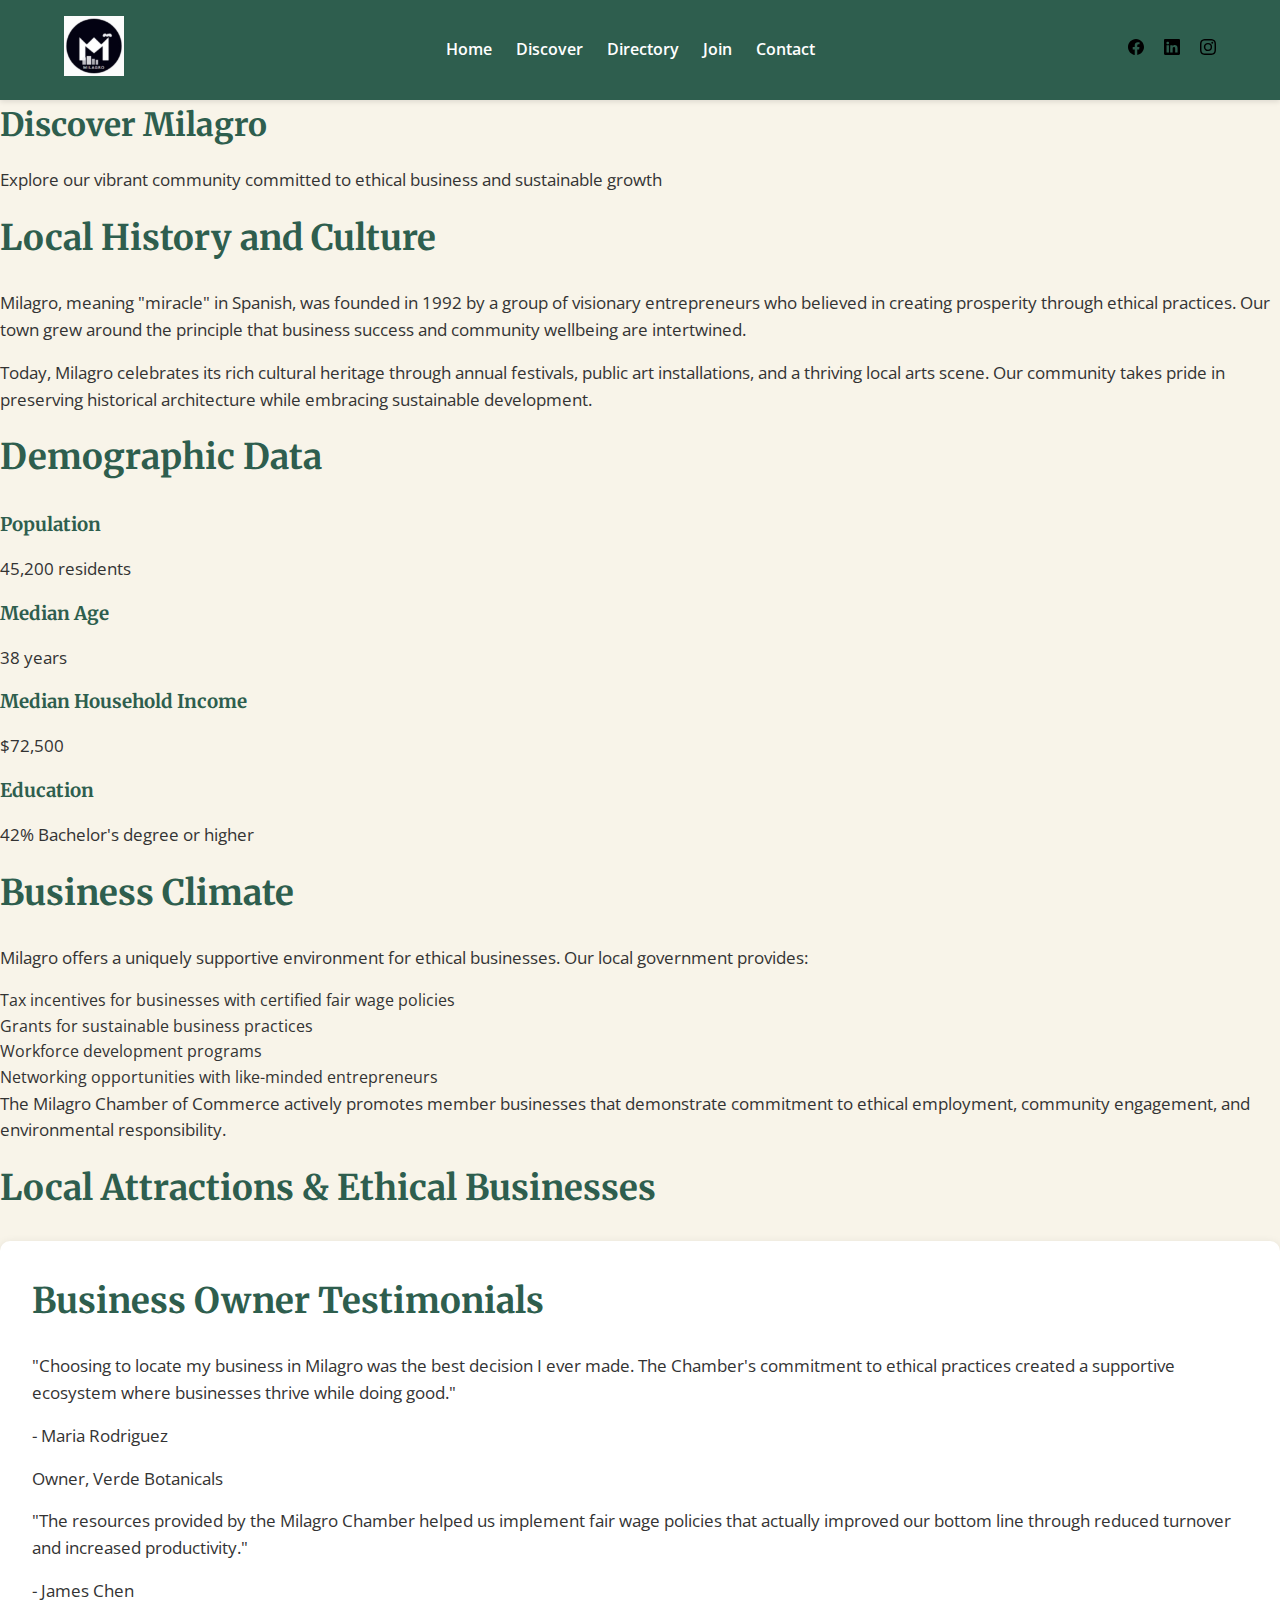
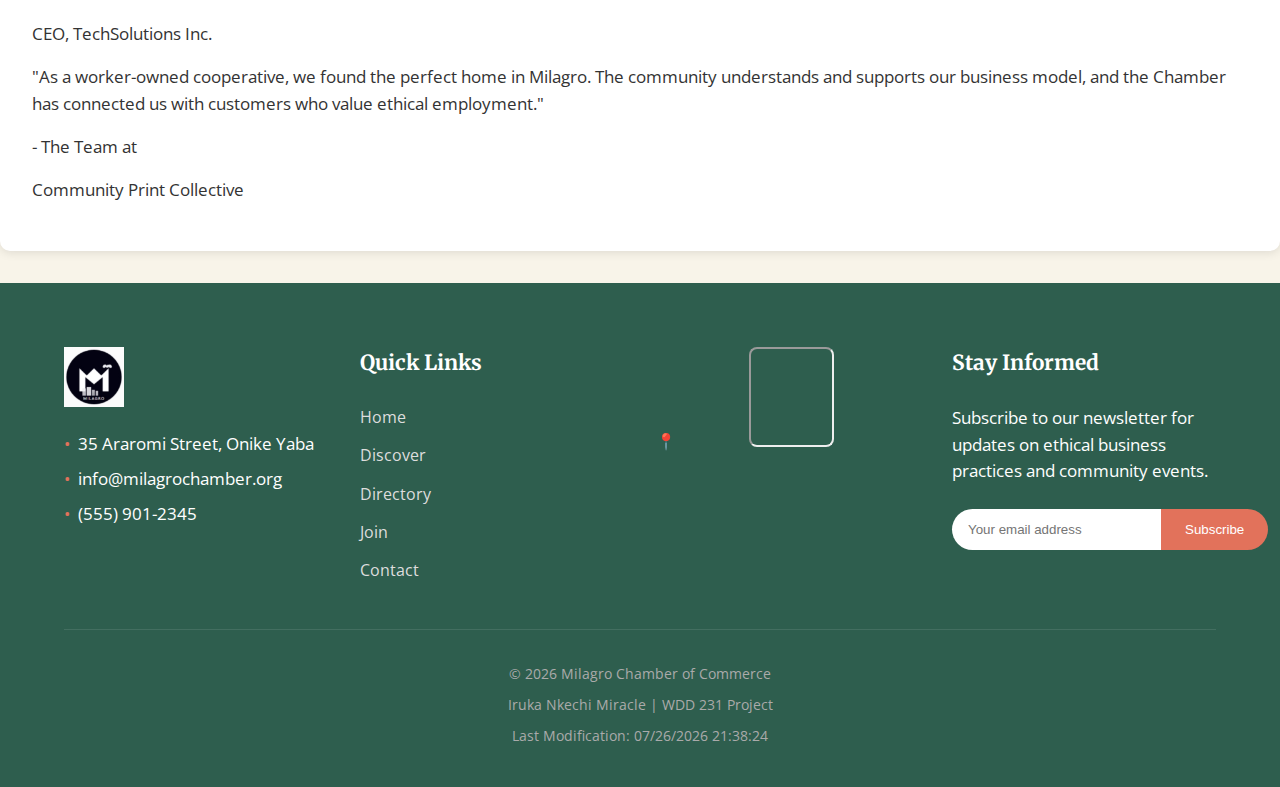
<file: chamber/discover.html>
<!DOCTYPE html>
<html lang="en">
<head>
    <meta charset="UTF-8">
    <meta name="viewport" content="width=device-width, initial-scale=1.0">
    <title>Discover Milagro | Milagro Chamber of Commerce</title>
    <meta name="description" content="Discover ethical businesses in Milagro that support fair wages, safe working conditions, and inclusive hiring practices.">
    <meta name="author" content="Iruka Nkechi Miracle">
    
    <!-- Facebook Meta Tags -->
    <meta property="og:title" content="Milagro Chamber of Commerce - Ethical Business Directory">
    <meta property="og:description" content="Discover businesses in Milagro that support fair wages, safe working conditions, and inclusive hiring.">
    <meta property="og:image" content="https://miraclebliss.github.io/wdd231/chamber/images/logo.png">
    <meta property="og:url" content="https://miraclebliss.github.io/wdd231/chamber/directory.html">
    <meta property="og:type" content="website">
    
    <!-- Favicon -->
    <link rel="icon" href="images/favicon.ico" type="image/x-icon">
    
    <!-- CSS -->
    <link rel="stylesheet" href="styles/base.css" media="print" onload="this.media='all'">
   
    <!-- JavaScript -->
    <script src="scripts/index.js"></script>
    
    <!-- Google Fonts -->
    <link rel="preconnect" href="https://fonts.googleapis.com">
    <link rel="preconnect" href="https://fonts.gstatic.com" crossorigin>
    <link href="https://fonts.googleapis.com/css2?family=Merriweather:wght@400;700&family=Open+Sans:wght@300;400;600&display=swap" rel="stylesheet">
</head>
<body>
    <!-- Header -->
    <header>
        <div class="header-container">
            <div class="logo">
                <a href="index.html">
                    <img src="images/logo.png" alt="Milagro Chamber of Commerce Logo">
                </a>
            </div>
            
            <nav>
                <button id="hamburger-btn">&#9776;</button>
                <ul id="primary-nav">
                    <li><a href="index.html">Home</a></li>
                    <li><a href="discover.html">Discover</a></li>
                    <li><a href="directory.html">Directory</a></li>
                    <li><a href="join.html">Join</a></li>
                    <li><a href="contact.html">Contact</a></li>
                </ul>
            </nav>
            
            <div class="social">
                <a href="https://facebook.com" aria-label="Facebook">
                    <img src="images/facebook.svg" alt="Facebook">
                </a>
                <a href="https://linkedin.com" aria-label="LinkedIn">
                    <img src="images/linkedin.svg" alt="LinkedIn">
                </a>
                <a href="https://instagram.com" aria-label="Instagram">
                    <img src="images/instagram.svg" alt="Instagram">
                </a>
            </div>
        </div>
    </header>

    <!-- Main Content -->
    <main class="discover-main">
        <h1>Discover Milagro</h1>
        <p class="discover-intro">
            Explore our vibrant community committed to ethical business and sustainable growth
        </p>
        <div id="visit-message" class="visit-message"></div>

        <section class="discover-content">
            <div class="info-section">
                <div class="info-card">
                    <h2>Local History and Culture</h2>
                    <p>Milagro, meaning "miracle" in Spanish, was founded in 1992 by a group of visionary entrepreneurs who believed in creating prosperity through ethical practices. Our town grew around the principle that business success and community wellbeing are intertwined.</p>
                    <p>Today, Milagro celebrates its rich cultural heritage through annual festivals, public art installations, and a thriving local arts scene. Our community takes pride in preserving historical architecture while embracing sustainable development.</p>
                </div>

                <div class="info-card">
                    <h2>Demographic Data</h2>
                    <div class="demographics-grid">
                        <div class="demographic-item">
                            <h3>Population</h3>
                            <p>45,200 residents</p>
                        </div>
                        <div class="demographic-item">
                            <h3>Median Age</h3>
                            <p>38 years</p>
                        </div>
                        <div class="demographic-item">
                            <h3>Median Household Income</h3>
                            <p>$72,500</p>
                        </div>
                        <div class="demographic-item">
                            <h3>Education</h3>
                            <p>42% Bachelor's degree or higher</p>
                        </div>
                    </div>
                </div>

                <div class="info-card">
                    <h2>Business Climate</h2>
                    <p>Milagro offers a uniquely supportive environment for ethical businesses. Our local government provides:</p>
                    <ul>
                        <li>Tax incentives for businesses with certified fair wage policies</li>
                        <li>Grants for sustainable business practices</li>
                        <li>Workforce development programs</li>
                        <li>Networking opportunities with like-minded entrepreneurs</li>
                    </ul>
                    <p>The Milagro Chamber of Commerce actively promotes member businesses that demonstrate commitment to ethical employment, community engagement, and environmental responsibility.</p>
                </div>
            </div>

            <div class="gallery-section">
                <h2>Local Attractions & Ethical Businesses</h2>
                <div class="gallery-container" id="attractions-gallery">
                    <!-- Cards will be generated by JavaScript -->
                </div>
            </div>

            <div class="testimonials">
                <h2>Business Owner Testimonials</h2>
                <div class="testimonial">
                    <div class="testimonial-content">
                        <p>"Choosing to locate my business in Milagro was the best decision I ever made. The Chamber's commitment to ethical practices created a supportive ecosystem where businesses thrive while doing good."</p>
                        <div class="author">
                            <p class="name">- Maria Rodriguez</p>
                            <p class="business">Owner, Verde Botanicals</p>
                        </div>
                    </div>
                </div>
                <div class="testimonial">
                    <div class="testimonial-content">
                        <p>"The resources provided by the Milagro Chamber helped us implement fair wage policies that actually improved our bottom line through reduced turnover and increased productivity."</p>
                        <div class="author">
                            <p class="name">- James Chen</p>
                            <p class="business">CEO, TechSolutions Inc.</p>
                        </div>
                    </div>
                </div>
                <div class="testimonial">
                    <div class="testimonial-content">
                        <p>"As a worker-owned cooperative, we found the perfect home in Milagro. The community understands and supports our business model, and the Chamber has connected us with customers who value ethical employment."</p>
                        <div class="author">
                            <p class="name">- The Team at</p>
                            <p class="business">Community Print Collective</p>
                        </div>
                    </div>
                </div>
            </div>
        </section>
    </main>

    <!-- Footer -->
    <footer>
        <div class="container">
            <div class="footer-container">
                <div class="footer-contact">
                    <div class="footer-logo">
                        <img src="images/logo.png" alt="Milagro Chamber of Commerce">
                    </div>
                    <p>35 Araromi Street, Onike Yaba</p>
                    <p>info@milagrochamber.org</p>
                    <p>(555) 901-2345</p>
                </div>
                
                <div class="footer-links">
                    <h3>Quick Links</h3>
                    <ul>
                        <li><a href="index.html">Home</a></li>
                        <li><a href="discover.html">Discover</a></li>
                        <li><a href="directory.html">Directory</a></li>
                        <li><a href="join.html">Join</a></li>
                        <li><a href="contact.html">Contact</a></li>
                    </ul>
                </div>

                <div class="map-link">
                    <a href="#">📍 Location</a>
                    <iframe src="https://www.google.com/maps/embed?pb=!1m14!1m8!1m3!1d31712.5667138395!2d3.3847490000000002!3d6.512718!3m2!1i1024!2i768!4f13.1!3m3!1m2!1s0x103b8cf0b0d17593%3A0xe24227f4fdc8bc40!2s35%20Araromi%20St%2C%20Onike%2C%20Lagos%20101245%2C%20Lagos!5e0!3m2!1sen!2sng!4v1757837306466!5m2!1sen!2sng" allowfullscreen="" loading="lazy" referrerpolicy="no-referrer-when-downgrade"></iframe>
                </div>
                
                <div class="footer-newsletter">
                    <h3>Stay Informed</h3>
                    <p>Subscribe to our newsletter for updates on ethical business practices and community events.</p>
                    <form class="newsletter-form">
                        <input type="email" placeholder="Your email address">
                        <button type="submit">Subscribe</button>
                    </form>
                </div>
            </div>
            
            <div class="footer-base">
                <p>&copy; <span id="currentyear"></span> Milagro Chamber of Commerce</p>
                <p>Iruka Nkechi Miracle | WDD 231 Project</p>
                <p>Last Modification: <span id="lastModified"></span></p>
            </div>
        </div>
    </footer>
    <!-- JavaScript -->
    <script>
        // Auto-update year and last modified date
        document.getElementById("currentyear").textContent = new Date().getFullYear();
        document.getElementById("lastModified").textContent = document.lastModified;
    </script>
</body>
</html>
</file>
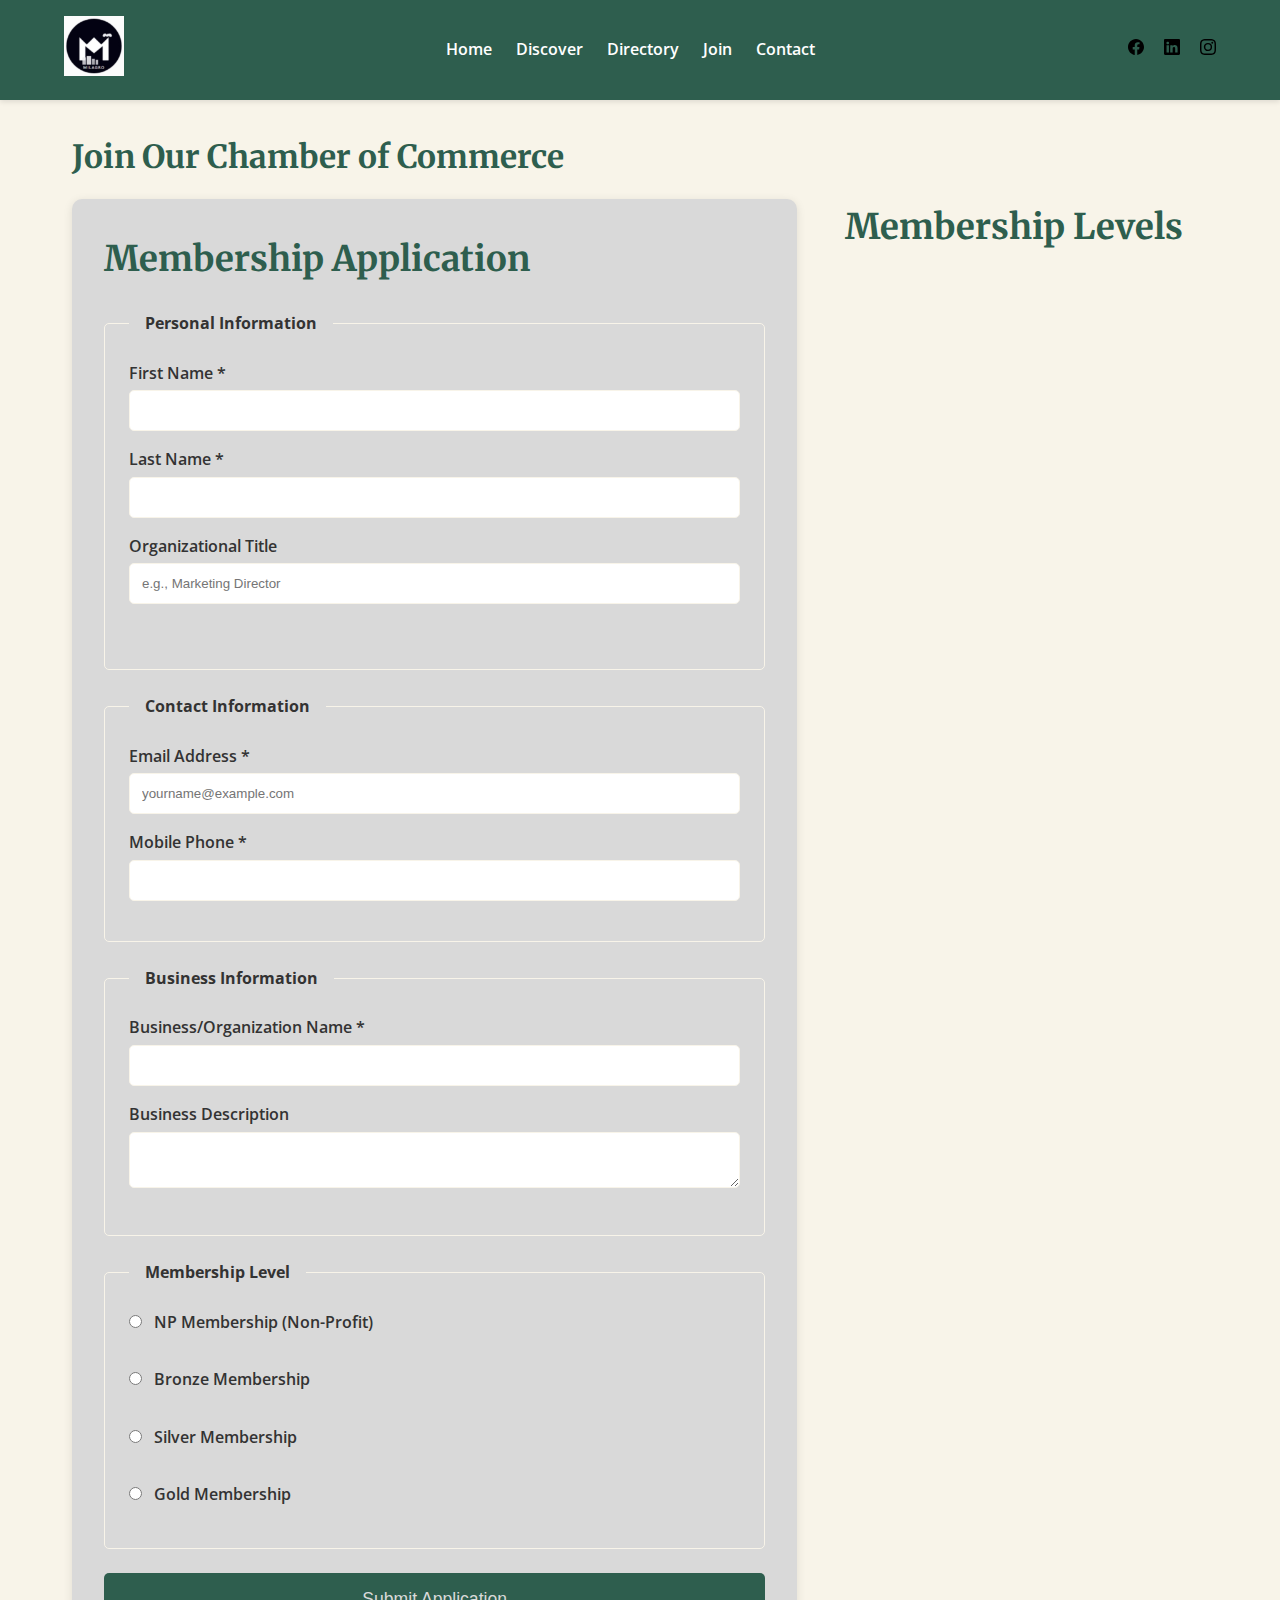
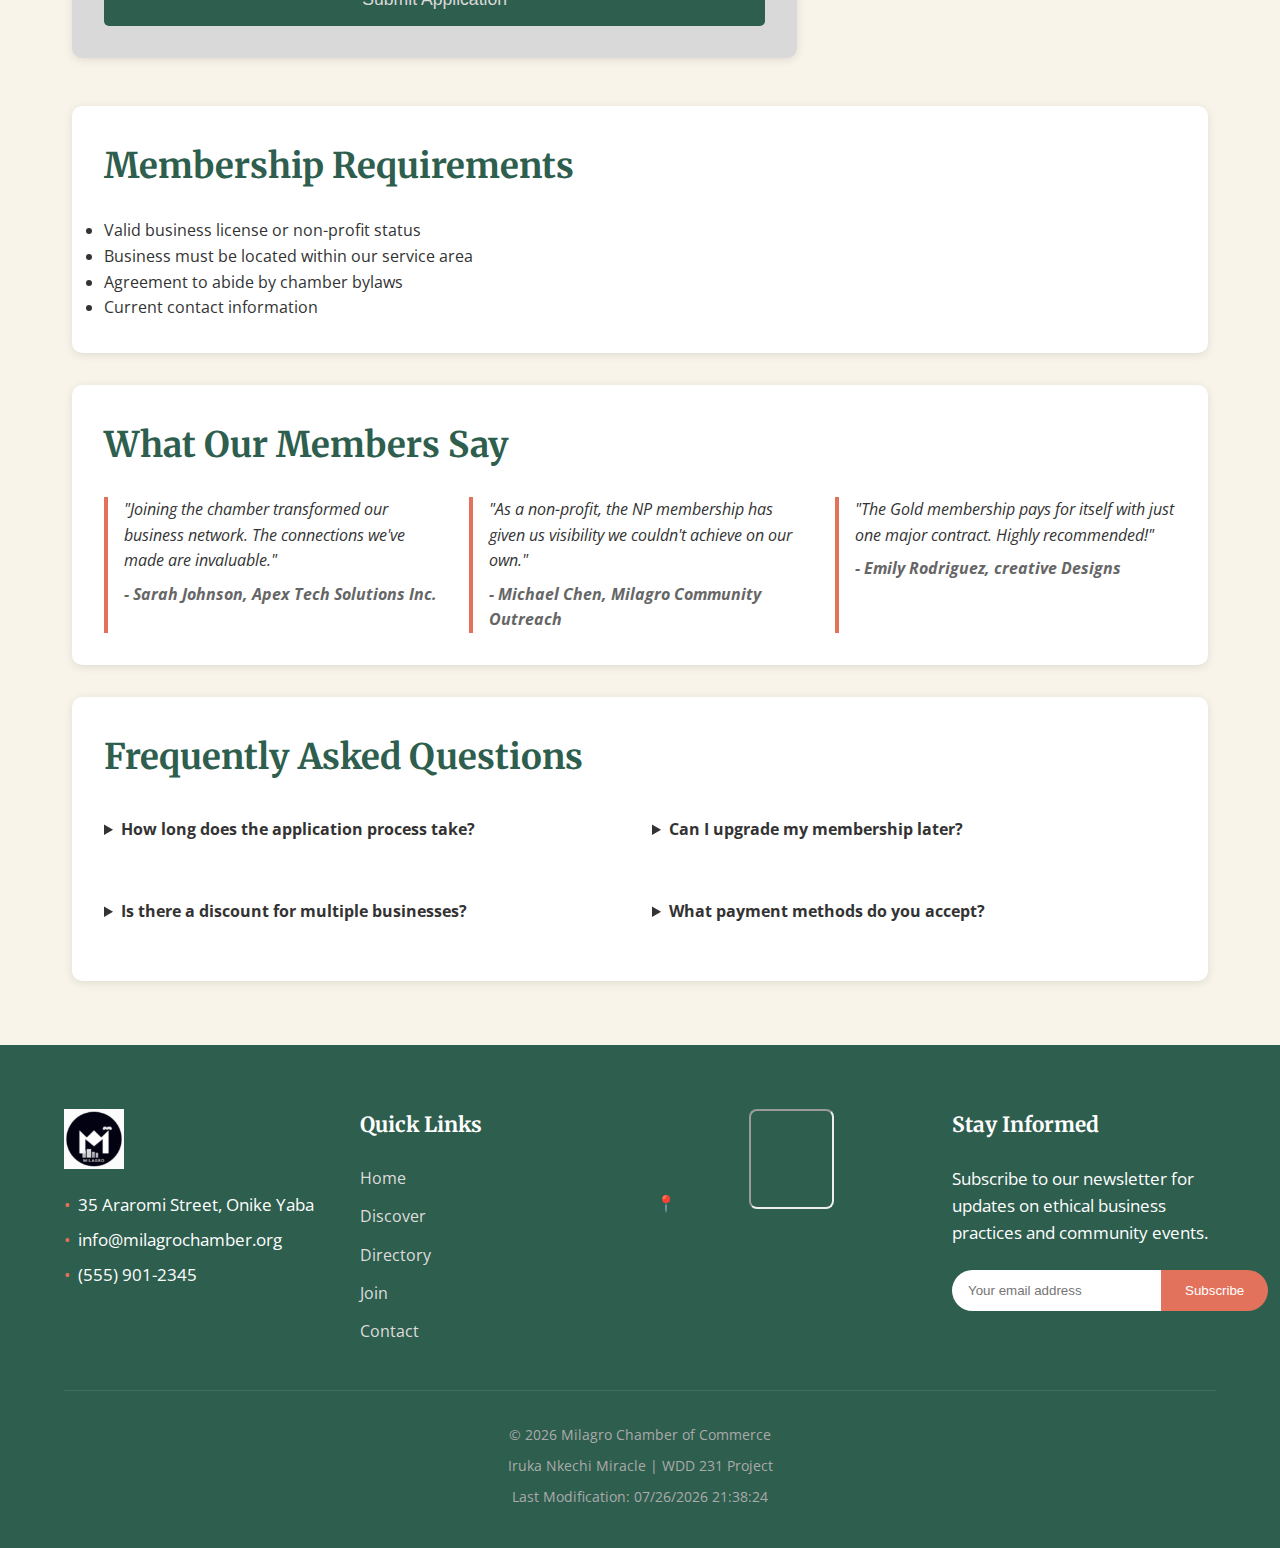
<file: chamber/join.html>
<!DOCTYPE html>
<html lang="en">
    <head>
        <meta charset="UTF-8">
        <meta name="viewport" content="width=device-width, initial-scale=1.0">
        <title>Join | Milagro Chamber of Commerce</title>
        <meta name="description" content="Join our Chamber of Commerce and access exclusive benefits for your business. Choose from NP, Bronze, Silver, or Gold membership levels.">
        <meta name="author" content="Iruka Nkechi Miracle">

        <!-- Facebook Meta Tags -->
        <meta property="og:title" content="Milagro Chamber of Commerce - Ethical Business Directory">
        <meta property="og:description"
            content="Discover businesses in Milagro that support fair wages, safe working conditions, and inclusive hiring.">
        <meta property="og:image" content="https://miraclebliss.github.io/wdd231/chamber/images/logo.png">
        <meta property="og:url" content="https://miraclebliss.github.io/wdd231/chamber/directory.html">
        <meta property="og:type" content="website">

        <!-- Favicon -->
        <link rel="icon" href="images/favicon.ico" type="image/x-icon">

        <!-- CSS -->
        <link rel="stylesheet" href="styles/base.css" media="print" onload="this.media='all'">

        <!-- JavaScript -->
        <script src="scripts/index.js"></script>

        <!-- Google Fonts -->
        <link rel="preconnect" href="https://fonts.googleapis.com">
        <link rel="preconnect" href="https://fonts.gstatic.com" crossorigin>
        <link
            href="https://fonts.googleapis.com/css2?family=Merriweather:wght@400;700&family=Open+Sans:wght@300;400;600&display=swap"
            rel="stylesheet">
    </head>

    <body>
        <header>
            <div class="header-container">
                <div class="logo">
                    <a href="index.html">
                        <img src="images/logo.png" alt="Milagro Chamber of Commerce Logo">
                    </a>
                </div>

                <nav>
                    <button id="hamburger-btn">&#9776;</button>
                    <ul id="primary-nav">
                        <li><a href="index.html">Home</a></li>
                        <li><a href="discover.html">Discover</a></li>
                        <li><a href="directory.html">Directory</a></li>
                        <li><a href="join.html">Join</a></li>
                        <li><a href="contact.html">Contact</a></li>
                    </ul>
                </nav>

                <div class="social">
                    <a href="https://facebook.com" aria-label="Facebook">
                        <img src="images/facebook.svg" alt="Facebook">
                    </a>
                    <a href="https://linkedin.com" aria-label="LinkedIn">
                        <img src="images/linkedin.svg" alt="LinkedIn">
                    </a>
                    <a href="https://instagram.com" aria-label="Instagram">
                        <img src="images/instagram.svg" alt="Instagram">
                    </a>
                </div>
            </div>
        </header>

        <main class="join-main">
            <h1>Join Our Chamber of Commerce</h1>
            
            <div class="join-container">
                <!-- Application Form -->
                <section class="application-form">
                    <h2>Membership Application</h2>
                    <form method="get" action="thankyou.html">
                        <!-- Personal Information -->
                        <fieldset>
                            <legend>Personal Information</legend>
                            
                            <label for="firstName">
                                First Name *
                                <input type="text" id="firstName" name="firstName" required 
                                    title="Enter your first name" autocomplete="given-name">
                            </label>
                            
                            <label for="lastName">
                                Last Name *
                                <input type="text" id="lastName" name="lastName" required 
                                    title="Enter your last name" autocomplete="family-name">
                            </label>
                            
                            <label for="title">
                                Organizational Title
                                <input type="text" id="title" name="title" 
                                    title="Enter your title within the organization" 
                                    autocomplete="organization-title"
                                    pattern="[A-Za-z\s\-]{7,}" 
                                    placeholder="e.g., Marketing Director">
                                <small>Minimum 7 characters, letters, spaces, and hyphens only</small>
                            </label>
                        </fieldset>

                        <!-- Contact Information -->
                        <fieldset>
                            <legend>Contact Information</legend>
                            
                            <label for="email">
                                Email Address *
                                <input type="email" id="email" name="email" required 
                                    title="Enter your email address" autocomplete="email"
                                    placeholder="yourname@example.com">
                            </label>
                            
                            <label for="phone">
                                Mobile Phone *
                                <input type="tel" id="phone" name="phone" required 
                                    title="Enter your mobile phone number" autocomplete="tel">
                            </label>
                        </fieldset>

                        <!-- Business Information -->
                        <fieldset>
                            <legend>Business Information</legend>
                            
                            <label for="businessName">
                                Business/Organization Name *
                                <input type="text" id="businessName" name="businessName" required 
                                    title="Enter your business or organization name" 
                                    autocomplete="organization">
                            </label>
                            
                            <label for="description">
                                Business Description
                                <textarea id="description" name="description" 
                                        title="Describe your business or organization"></textarea>
                            </label>
                        </fieldset>

                        <!-- Membership Level -->
                        <fieldset>
                            <legend>Membership Level</legend>
                            <div class="membership-options">
                                <label class="membership-option">
                                    <input type="radio" name="membership" value="np" required>
                                    <span class="radio-custom"></span>
                                    NP Membership (Non-Profit)
                                </label>
                                
                                <label class="membership-option">
                                    <input type="radio" name="membership" value="bronze" required>
                                    <span class="radio-custom"></span>
                                    Bronze Membership
                                </label>
                                
                                <label class="membership-option">
                                    <input type="radio" name="membership" value="silver" required>
                                    <span class="radio-custom"></span>
                                    Silver Membership
                                </label>
                                
                                <label class="membership-option">
                                    <input type="radio" name="membership" value="gold" required>
                                    <span class="radio-custom"></span>
                                    Gold Membership
                                </label>
                            </div>
                        </fieldset>

                        <!-- Hidden Timestamp -->
                        <input type="hidden" id="timestamp" name="timestamp">

                        <button type="submit" class="submit-btn">Submit Application</button>
                    </form>
                </section>

                <!-- Membership Cards -->
                <section class="membership-cards">
                    <h2>Membership Levels</h2>
                    <div class="cards-container">
                        <div class="membership-card np-card">
                            <h3>NP Membership</h3>
                            <p class="price">Free</p>
                            <p>For non-profit organizations</p>
                            <a href="#np-modal" class="info-link" data-modal="np-modal">View Benefits</a>
                        </div>
                        
                        <div class="membership-card bronze-card">
                            <h3>Bronze Membership</h3>
                            <p class="price">$250/year</p>
                            <p>Essential business benefits</p>
                            <a href="#bronze-modal" class="info-link" data-modal="bronze-modal">View Benefits</a>
                        </div>
                        
                        <div class="membership-card silver-card">
                            <h3>Silver Membership</h3>
                            <p class="price">$500/year</p>
                            <p>Enhanced networking opportunities</p>
                            <a href="#silver-modal" class="info-link" data-modal="silver-modal">View Benefits</a>
                        </div>
                        
                        <div class="membership-card gold-card">
                            <h3>Gold Membership</h3>
                            <p class="price">$1,000/year</p>
                            <p>Premium business advantages</p>
                            <a href="#gold-modal" class="info-link" data-modal="gold-modal">View Benefits</a>
                        </div>
                    </div>
                </section>
            </div>

            <!-- Membership Requirements -->
            <section class="requirements">
                <h2>Membership Requirements</h2>
                <ul>
                    <li>Valid business license or non-profit status</li>
                    <li>Business must be located within our service area</li>
                    <li>Agreement to abide by chamber bylaws</li>
                    <li>Current contact information</li>
                </ul>
            </section>

            <!-- Testimonials -->
            <section class="testimonials">
                <h2>What Our Members Say</h2>
                <div class="testimonial-grid">
                    <blockquote>
                        "Joining the chamber transformed our business network. The connections we've made are invaluable."
                        <cite>- Sarah Johnson, Apex Tech Solutions Inc.</cite>
                    </blockquote>
                    <blockquote>
                        "As a non-profit, the NP membership has given us visibility we couldn't achieve on our own."
                        <cite>- Michael Chen, Milagro Community Outreach</cite>
                    </blockquote>
                    <blockquote>
                        "The Gold membership pays for itself with just one major contract. Highly recommended!"
                        <cite>- Emily Rodriguez, creative Designs</cite>
                    </blockquote>
                </div>
            </section>

            <!-- FAQ Section -->
            <section class="faq">
                <h2>Frequently Asked Questions</h2>
                <div class="faq-grid">
                    <details>
                        <summary>How long does the application process take?</summary>
                        <p>Most applications are processed within 2-3 business days. You'll receive a welcome email once approved.</p>
                    </details>
                    
                    <details>
                        <summary>Can I upgrade my membership later?</summary>
                        <p>Yes! You can upgrade at any time. The prorated difference will be applied to your new membership level.</p>
                    </details>
                    
                    <details>
                        <summary>Is there a discount for multiple businesses?</summary>
                        <p>We offer a 10% discount for each additional business under the same ownership.</p>
                    </details>
                    
                    <details>
                        <summary>What payment methods do you accept?</summary>
                        <p>We accept credit cards, debit cards, and bank transfers. Annual payments receive a 5% discount.</p>
                    </details>
                </div>
            </section>
        </main>

        <!-- Membership Benefit Modals -->
        <div id="np-modal" class="modal">
            <div class="modal-content">
                <span class="close">&times;</span>
                <h3>NP Membership Benefits</h3>
                <ul>
                    <li>Free basic listing in our directory</li>
                    <li>Access to monthly networking events</li>
                    <li>Weekly newsletter subscription</li>
                    <li>Social media mentions</li>
                    <li>Community resource access</li>
                </ul>
            </div>
        </div>

        <div id="bronze-modal" class="modal">
            <div class="modal-content">
                <span class="close">&times;</span>
                <h3>Bronze Membership Benefits</h3>
                <ul>
                    <li>All NP benefits plus:</li>
                    <li>Enhanced directory listing</li>
                    <li>10% discount on chamber events</li>
                    <li>Business training workshops</li>
                    <li>Quarterly business spotlight opportunity</li>
                    <li>Access to business resources</li>
                </ul>
            </div>
        </div>

        <div id="silver-modal" class="modal">
            <div class="modal-content">
                <span class="close">&times;</span>
                <h3>Silver Membership Benefits</h3>
                <ul>
                    <li>All Bronze benefits plus:</li>
                    <li>20% discount on chamber events</li>
                    <li>Priority event registration</li>
                    <li>Monthly business spotlight</li>
                    <li>Professional development sessions</li>
                    <li>Member-to-member discounts</li>
                    <li>Committee participation</li>
                </ul>
            </div>
        </div>

        <div id="gold-modal" class="modal">
            <div class="modal-content">
                <span class="close">&times;</span>
                <h3>Gold Membership Benefits</h3>
                <ul>
                    <li>All Silver benefits plus:</li>
                    <li>30% discount on chamber events</li>
                    <li>VIP event access</li>
                    <li>Weekly business spotlight</li>
                    <li>Executive networking events</li>
                    <li>Featured on homepage</li>
                    <li>Board committee opportunities</li>
                    <li>Dedicated account manager</li>
                </ul>
            </div>
        </div>

        <!-- Footer -->
        <footer>
            <div class="container">
                <div class="footer-container">
                    <div class="footer-contact">
                        <div class="footer-logo">
                            <img src="images/logo.png" alt="Milagro Chamber of Commerce">
                        </div>
                        <p>35 Araromi Street, Onike Yaba</p>
                        <p>info@milagrochamber.org</p>
                        <p>(555) 901-2345</p>
                    </div>

                    <div class="footer-links">
                        <h3>Quick Links</h3>
                        <ul>
                            <li><a href="index.html">Home</a></li>
                            <li><a href="discover.html">Discover</a></li>
                            <li><a href="directory.html">Directory</a></li>
                            <li><a href="join.html">Join</a></li>
                            <li><a href="contact.html">Contact</a></li>
                        </ul>
                    </div>

                    <div class="map-link">
                        <div class="map-link">
                            <a href="#">📍 Location</a>
                            <iframe src="https://www.google.com/maps/embed?pb=!1m14!1m8!1m3!1d31712.5667138395!2d3.3847490000000002!3d6.512718!3m2!1i1024!2i768!4f13.1!3m3!1m2!1s0x103b8cf0b0d17593%3A0xe24227f4fdc8bc40!2s35%20Araromi%20St%2C%20Onike%2C%20Lagos%20101245%2C%20Lagos!5e0!3m2!1sen!2sng!4v1757837306466!5m2!1sen!2sng" allowfullscreen="" loading="lazy" referrerpolicy="no-referrer-when-downgrade"></iframe>
                        </div>
                    </div>

                    <div class="footer-newsletter">
                        <h3>Stay Informed</h3>
                        <p>Subscribe to our newsletter for updates on ethical business practices and community events.</p>
                        <form class="newsletter-form">
                            <input type="email" placeholder="Your email address">
                            <button type="submit">Subscribe</button>
                        </form>
                    </div>
                </div>

                <div class="footer-base">
                    <p>&copy; <span id="currentyear"></span> Milagro Chamber of Commerce</p>
                    <p>Iruka Nkechi Miracle | WDD 231 Project</p>
                    <p>Last Modification: <span id="lastModified"></span></p>
                </div>
            </div>
        </footer>
        <!-- JavaScript -->
        <script>
            // Auto-update year and last modified date
            document.getElementById("currentyear").textContent = new Date().getFullYear();
            document.getElementById("lastModified").textContent = document.lastModified;
        </script>
    </body>
</html>
</file>
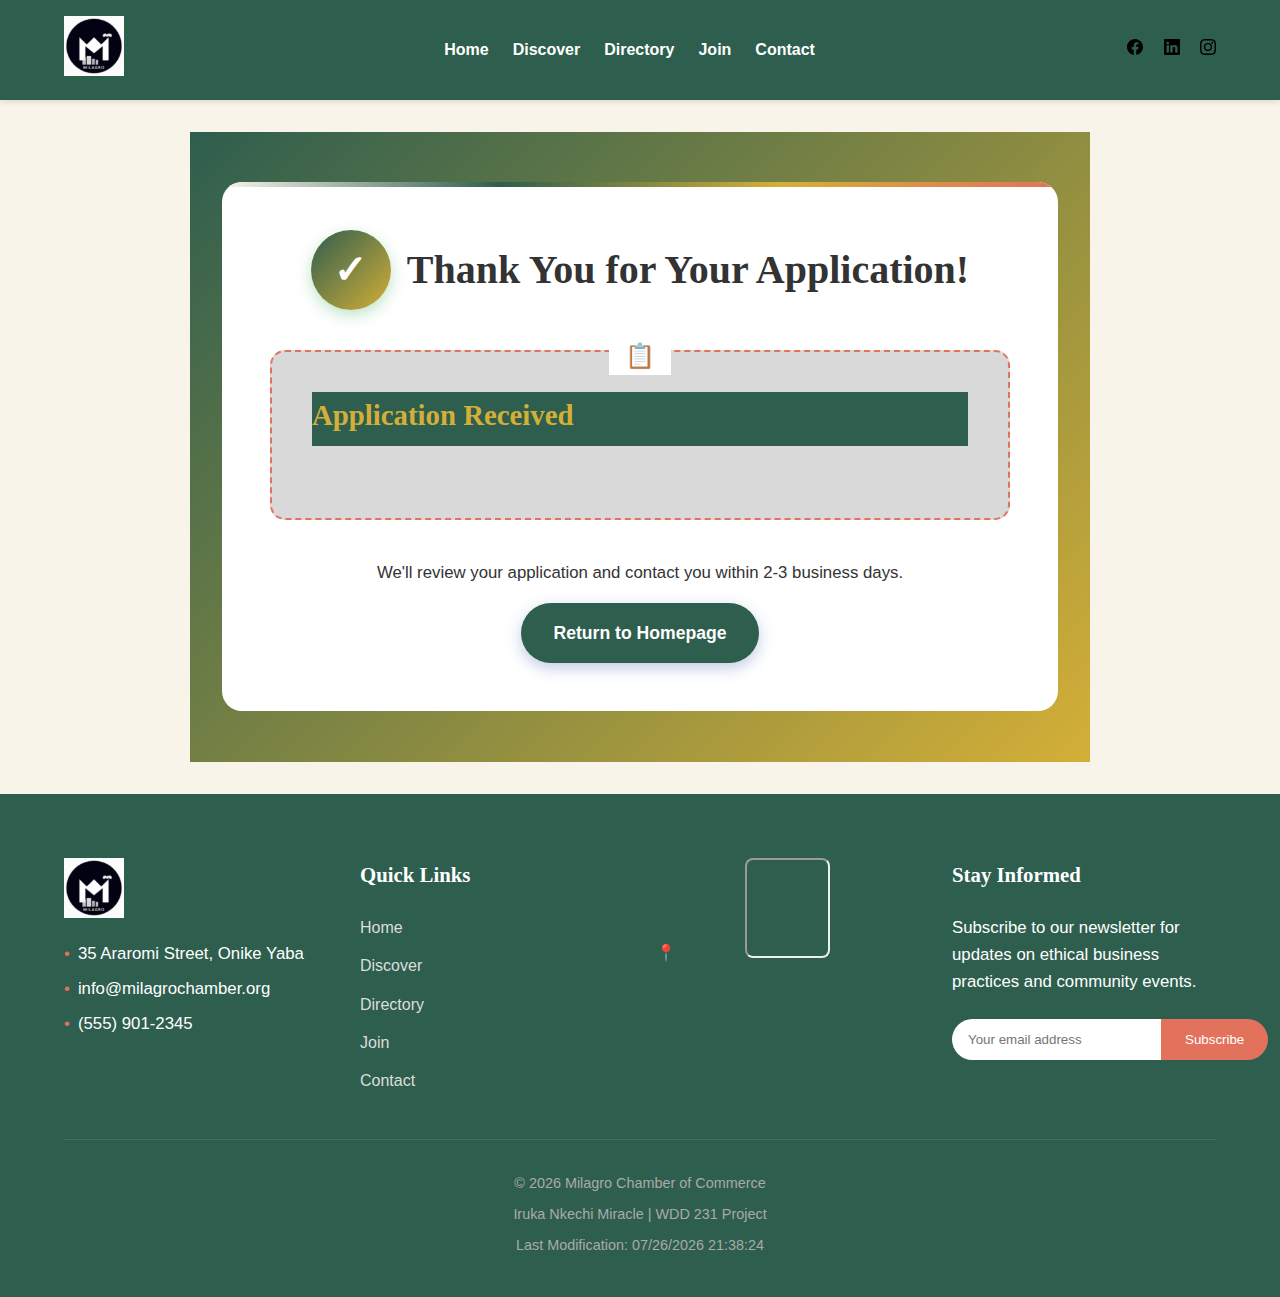
<file: chamber/thankyou.html>
<!DOCTYPE html>
<html lang="en">
    <head>
        <meta charset="UTF-8">
        <meta name="viewport" content="width=device-width, initial-scale=1.0">
        <title>Thank You - Chamber of Commerce</title>
        <link rel="stylesheet" href="styles/base.css">
        <script src="scripts/index.js"></script>
    </head>
    <body>
        <header>
            <div class="header-container">
                <div class="logo">
                    <a href="index.html">
                        <img src="images/logo.png" alt="Milagro Chamber of Commerce Logo">
                    </a>
                </div>

                <nav>
                    <button id="hamburger-btn">&#9776;</button>
                    <ul id="primary-nav">
                        <li><a href="index.html">Home</a></li>
                        <li><a href="discover.html">Discover</a></li>
                        <li><a href="directory.html">Directory</a></li>
                        <li><a href="join.html">Join</a></li>
                        <li><a href="contact.html">Contact</a></li>
                    </ul>
                </nav>

                <div class="social">
                    <a href="https://facebook.com" aria-label="Facebook">
                        <img src="images/facebook.svg" alt="Facebook">
                    </a>
                    <a href="https://linkedin.com" aria-label="LinkedIn">
                        <img src="images/linkedin.svg" alt="LinkedIn">
                    </a>
                    <a href="https://instagram.com" aria-label="Instagram">
                        <img src="images/instagram.svg" alt="Instagram">
                    </a>
                </div>
            </div>
        </header>

        <main class="thankyou-main">
            <div class="thankyou-container">
                <h1>Thank You for Your Application!</h1>
                <div class="application-summary">
                    <h2>Application Received</h2>
                    <div id="applicationData">
                        <!-- Data will be populated by JavaScript -->
                    </div>
                </div>
                <p>We'll review your application and contact you within 2-3 business days.</p>
                <a href="index.html" class="back-home">Return to Homepage</a>
            </div>
        </main>

        <!-- Footer -->
        <footer>
            <div class="container">
                <div class="footer-container">
                    <div class="footer-contact">
                        <div class="footer-logo">
                            <img src="images/logo.png" alt="Milagro Chamber of Commerce">
                        </div>
                        <p>35 Araromi Street, Onike Yaba</p>
                        <p>info@milagrochamber.org</p>
                        <p>(555) 901-2345</p>
                    </div>

                    <div class="footer-links">
                        <h3>Quick Links</h3>
                        <ul>
                            <li><a href="index.html">Home</a></li>
                            <li><a href="discover.html">Discover</a></li>
                            <li><a href="directory.html">Directory</a></li>
                            <li><a href="join.html">Join</a></li>
                            <li><a href="contact.html">Contact</a></li>
                        </ul>
                    </div>

                    <div class="map-link">
                        <div class="map-link">
                            <a href="#">📍 Location</a>
                            <iframe src="https://www.google.com/maps/embed?pb=!1m14!1m8!1m3!1d31712.5667138395!2d3.3847490000000002!3d6.512718!3m2!1i1024!2i768!4f13.1!3m3!1m2!1s0x103b8cf0b0d17593%3A0xe24227f4fdc8bc40!2s35%20Araromi%20St%2C%20Onike%2C%20Lagos%20101245%2C%20Lagos!5e0!3m2!1sen!2sng!4v1757837306466!5m2!1sen!2sng" allowfullscreen="" loading="lazy" referrerpolicy="no-referrer-when-downgrade"></iframe>
                        </div>
                    </div>

                    <div class="footer-newsletter">
                        <h3>Stay Informed</h3>
                        <p>Subscribe to our newsletter for updates on ethical business practices and community events.</p>
                        <form class="newsletter-form">
                            <input type="email" placeholder="Your email address">
                            <button type="submit">Subscribe</button>
                        </form>
                    </div>
                </div>

                <div class="footer-base">
                    <p>&copy; <span id="currentyear"></span> Milagro Chamber of Commerce</p>
                    <p>Iruka Nkechi Miracle | WDD 231 Project</p>
                    <p>Last Modification: <span id="lastModified"></span></p>
                </div>
            </div>
        </footer>
        <!-- JavaScript -->
        <script>
            // Auto-update year and last modified date
            document.getElementById("currentyear").textContent = new Date().getFullYear();
            document.getElementById("lastModified").textContent = document.lastModified;
        </script>
    </body>
</html>
</file>
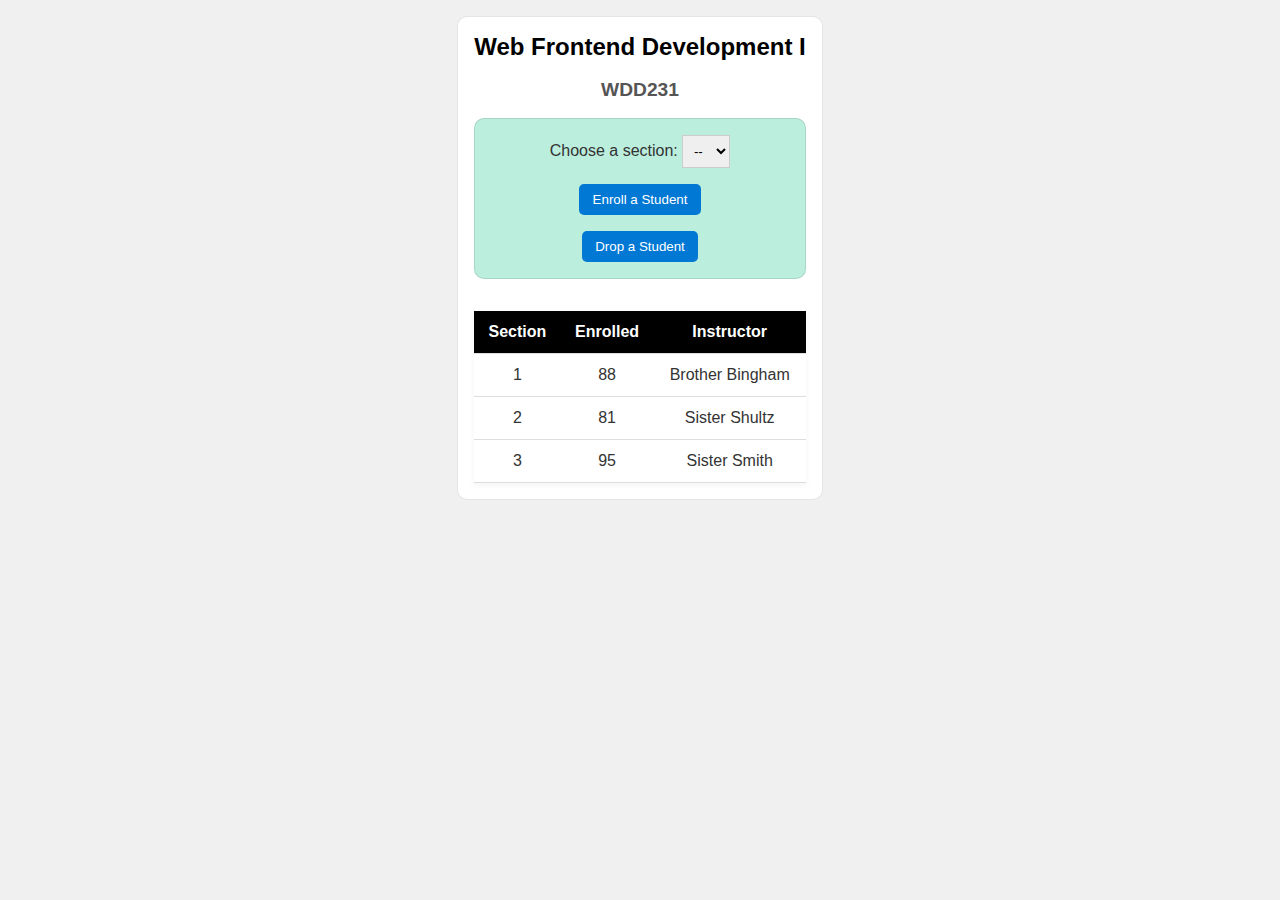
<file: modules/modules.html>
<!DOCTYPE html>
<html lang="en">

<head>
  <meta charset="UTF-8">
  <meta name="viewport" content="width=device-width, initial-scale=1.0">
  <title>Modules Example: Course and Sections</title>
  <link rel="stylesheet" href="styles/modules.css">
  <script type="module" src="scripts/modules.mjs"></script>
</head>

<body>
  <main>
        <h1 id="courseName"></h1>
        <h2 id="courseCode"></h2>

        <div id="enrollment">
            <label for="sectionNumber">Choose a section:</label>
            <select id="sectionNumber">
                <option value="0" disabled selected>--</option>
            </select>
            <button id="enrollStudent">Enroll a Student</button>
            <button id="dropStudent">Drop a Student</button>
        </div>

        <table>
            <thead>
                <tr>
                    <th>Section</th>
                    <th>Enrolled</th>
                    <th>Instructor</th>
                </tr>
            </thead>
            <tbody id="sections"></tbody>
        </table>
    </main>
</body>

</html>
</file>
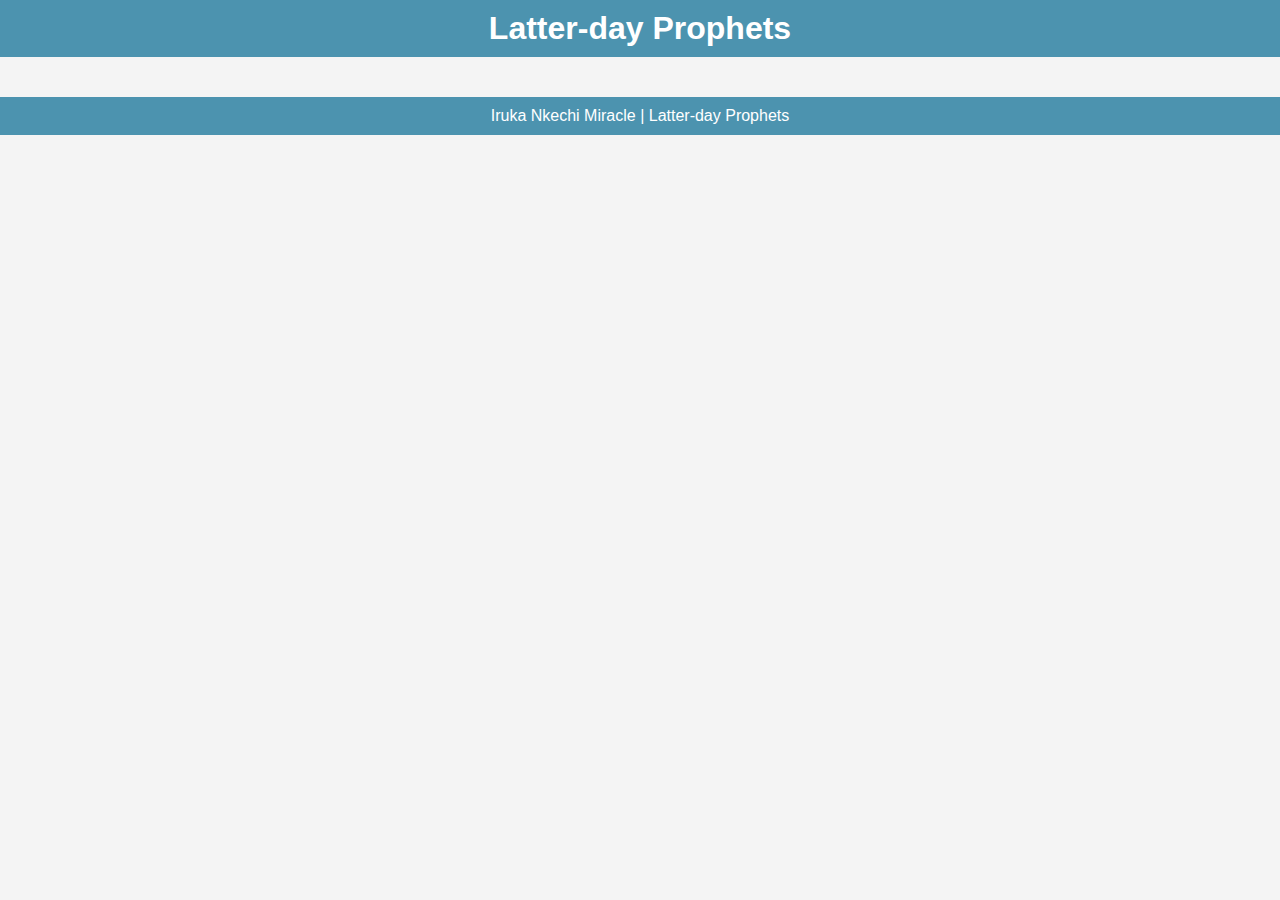
<file: week02/prophet.html>
<!DOCTYPE html>
<html lang="en">

<head>
  <meta charset="UTF-8">
  <meta name="viewport" content="width=device-width, initial-scale=1.0">
  <meta name="description"
    content="A list of Latter Day Prophets from the Church of Jesus Christ of Latter-day Saints.">
  <title>Latter Day Prophets</title>
  <link rel="stylesheet" href="styles/prophets.css">
  <script src="scripts/prophets.js" defer></script>
  <link rel="preconnect" href="https://fonts.googleapis.com">
  <link rel="preconnect" href="https://fonts.gstatic.com" crossorigin>
  <link href="https://fonts.googleapis.com/css2?family=Roboto:wght@400;700&display=swap" rel="stylesheet">
</head>

<body>
  <header>
    <h1>Latter-day Prophets</h1>
  </header>
  <main>
    <div id="cards"></div>
  </main>
  <footer>
    Iruka Nkechi Miracle | Latter-day Prophets
  </footer>
</body>

</html>
</file>
<file: styles/small.css>
/* Base styles - small.css equivalent */
:root {
    --primary-color: #0077b6;
    --secondary-color: #03045e;
    --accent-color: #00b4d8;
    --text-color: #333;
    --background-color: #f8f9fa;
    --card-background: #ffffff;
    --completed-color: #4caf50;
    --shadow: 0 4px 8px rgba(0, 0, 0, 0.1);
}

* {
    margin: 0;
    padding: 0;
    box-sizing: border-box;
}

body {
    font-family: 'Lato', sans-serif;
    line-height: 1.6;
    color: var(--text-color);
    background-color: var(--background-color);
}

/* Header styles */
header {
    background-color: var(--primary-color);
    color: white;
    padding: 1rem;
    box-shadow: var(--shadow);
}

.header-content {
    display: flex;
    justify-content: space-between;
    align-items: center;
    max-width: 1200px;
    margin: 0 auto;
}

.logo-container {
    display: flex;
    align-items: center;
    gap: 1rem;
}

.logo {
    width: 50px;
    height: 50px;
}

.name {
    font-size: 1.5rem;
    font-weight: bold;
}

#menuButton {
    background: none;
    border: none;
    color: white;
    font-size: 1.5rem;
    cursor: pointer;
    display: block;
}

/* Navigation */
nav {
    background-color: var(--secondary-color);
}

#navigation {
    list-style: none;
    display: none;
    flex-direction: column;
    max-width: 1200px;
    margin: 0 auto;
}

#navigation.active {
    display: flex;
}

#navigation li {
    border-bottom: 1px solid rgba(255, 255, 255, 0.1);
}

#navigation a {
    display: block;
    color: white;
    text-decoration: none;
    padding: 1rem;
    transition: background-color 0.3s;
}

#navigation a:hover,
#navigation a.active {
    background-color: var(--accent-color);
}

/* Main content */
main {
    max-width: 1200px;
    margin: 0 auto;
    padding: 1rem;
}

h1, h2 {
    color: var(--primary-color);
    margin-bottom: 1rem;
}

section {
    margin-bottom: 2rem;
    padding: 1.5rem;
    background-color: var(--card-background);
    border-radius: 8px;
    box-shadow: var(--shadow);
}

/* About section */
.about-content {
    display: flex;
    flex-direction: column;
    gap: 1.5rem;
}

.about-content img {
    max-width: 100%;
    height: auto;
    border-radius: 8px;
}

/* Certificate section */
.filter-buttons {
    display: flex;
    gap: 0.5rem;
    margin-bottom: 1rem;
    flex-wrap: wrap;
}

.filter-buttons button {
    padding: 0.5rem 1rem;
    border: none;
    background-color: #e0e0e0;
    border-radius: 4px;
    cursor: pointer;
    transition: background-color 0.3s;
}

.filter-buttons button:hover,
.filter-buttons button.active {
    background-color: var(--accent-color);
    color: white;
}

.course-grid {
    display: grid;
    grid-template-columns: 1fr;
    gap: 1rem;
}

.course-card {
    padding: 1rem;
    border-left: 4px solid var(--primary-color);
    background-color: var(--card-background);
    border-radius: 4px;
    box-shadow: var(--shadow);
}

.course-card.completed {
    border-left-color: var(--completed-color);
}

.course-card h3 {
    margin-bottom: 0.5rem;
    color: var(--primary-color);
}

.course-card.completed h3 {
    color: var(--completed-color);
}

.course-card p {
    margin-bottom: 0.5rem;
}

.credits {
    margin-top: 1rem;
    text-align: right;
    font-weight: bold;
}

/* Resources section */
.resources ul {
    list-style: none;
}

.resources li {
    margin-bottom: 0.5rem;
}

.resources a {
    color: var(--primary-color);
    text-decoration: none;
    transition: color 0.3s;
}

.resources a:hover {
    color: var(--accent-color);
    text-decoration: underline;
}

/* Footer */
footer {
    background-color: var(--primary-color);
    color: white;
    text-align: center;
    padding: 1.5rem;
    margin-top: 2rem;
}

.social-links {
    display: flex;
    justify-content: center;
    gap: 1rem;
    margin-bottom: 1rem;
}

.social-links a {
    color: white;
    transition: color 0.3s;
}

.social-links a:hover {
    color: var(--accent-color);
}
</file>
<file: styles/larger.css>
/* Media query for larger screens - larger.css equivalent */
@media (min-width: 640px) {
    #menuButton {
        display: none;
    }
    
    #navigation {
        display: flex;
        flex-direction: row;
    }
    
    #navigation li {
        border-bottom: none;
    }
    
    .about-content {
        flex-direction: row;
    }
    
    .about-content img {
        max-width: 300px;
    }
    
    .course-grid {
        grid-template-columns: repeat(2, 1fr);
    }
}

@media (min-width: 1024px) {
    .course-grid {
        grid-template-columns: repeat(3, 1fr);
    }
}
</file>
<file: chamber/styles/base.css>
/* CSS Variables for Color Scheme */
:root {
    --primary-color: #2E5E4E;
    --secondary-color: #D4AF37;
    --accent-color: #E2725B;
    --background-light: #F8F4E9;
    --text-dark: #333333;
    --text-light: #ffffff;
    --gray-light: #D9D9D9;
}

/* Base Styles */
* {
    box-sizing: border-box;
    margin: 0;
    padding: 0;
}

body {
    font-family: 'Open Sans', sans-serif;
    line-height: 1.6;
    color: var(--text-dark);
    background-color: var(--background-light);
}

h1, h2, h3, h4, h5, h6 {
    font-family: 'Merriweather', serif;
    font-weight: 700;
    margin-bottom: 1rem;
    color: var(--primary-color);
}

h2 {
    font-size: 2.2rem;
    position: relative;
    padding-bottom: 0.5rem;
}

p {
    margin-bottom: 1rem;
    font-size: 1.05rem;
}

a {
    text-decoration: none;
    color: var(--primary-color);
}

a:hover {
    color: var(--accent-color);
}

.container {
    width: 100%;
    max-width: 1200px;
    margin: 0 auto;
    padding: 0 1.5rem;
}

img {
    max-width: 100%;
    height: auto;
}

/* Header Styles */
header {
    background-color: var(--primary-color);
    color: var(--text-light);
    padding: 1rem 0;
    box-shadow: 0 2px 5px rgba(0, 0, 0, 0.1);
}

.header-container {
    display: flex;
    justify-content: space-between;
    align-items: center;
    max-width: 1200px;
    margin: 0 auto;
    padding: 0 1.5rem;
}

.logo img {
    height: 60px;
    width: auto;
}

nav ul {
    display: flex;
    list-style: none;
}

nav li {
    margin-left: 1.5rem;
}

nav a {
    color: var(--text-light);
    font-weight: 600;
}

nav a.active {
    color: var(--secondary-color);
    border-bottom: 2px solid var(--secondary-color);
}

.social a {
    margin-left: 1rem;
}

#hamburger-btn {
    display: none;
    background: none;
    border: none;
    color: var(--text-light);
    font-size: 1.5rem;
}

/* Main Content Styles */
.directory-main {
    max-width: 1200px;
    margin: 2rem auto;
    padding: 0 1.5rem;
}

.directory-intro {
    margin-bottom: 2rem;
    font-size: 1.1rem;
    max-width: 1500px;
}

.view-options {
    display: flex;
    margin-bottom: 1.5rem;
}

 .btn {
    display: inline-block;
    padding: 0.8rem 1.0rem;
    background-color: var(--primary-color);
    color: white;
    border-radius: 50px;
    font-weight: 600;
    text-transform: uppercase;
    letter-spacing: 1px;
    border: none;
    text-align: center;
}
        
.btn:hover {
    background-color: var(--secondary-color);
    color: white;
    transform: translateY(-3px);
    box-shadow: 0 5px 15px rgba(0, 0, 0, 0.2);
}
        
.btn-accent {
    background-color: var(--accent-color);
}

.view-options button {
    padding: 0.5rem 1rem;
    background-color: var(--gray-light);
    border: none;
    font-weight: 600;
}

.view-options button.active {
    background-color: var(--primary-color);
    color: var(--text-light);
}

.view-options button:first-child {
    border-radius: 4px 0 0 4px;
}

.view-options button:last-child {
    border-radius: 0 4px 4px 0;
}

.section {
    padding: 5rem 0;
}
        
.section-title {
    text-align: center;
    margin-bottom: 3rem;
}
        
.section-title h2:after {
    left: 50%;
    transform: translateX(-50%);
}
        
.text-center {
    text-align: center;
}

.filters {
    display: flex;
    gap: 1rem;
    margin-bottom: 2rem;
}

.filters select {
    padding: 0.5rem;
    border: 1px solid var(--gray-light);
    border-radius: 4px;
    background-color: white;
}
       
.card-header {
    padding: 1rem;
    background-color: var(--primary-color);
    color: var(--text-light);
    display: flex;
    justify-content: space-between;
    align-items: center;
}

.card-header h2 {
    margin: 0;
    font-size: 1.2rem;
}

.membership-badge {
    padding: 0.25rem 0.5rem;
    border-radius: 4px;
    font-size: 0.8rem;
    font-weight: 600;
}

.badge-gold {
    background-color: var(--secondary-color);
    color: var(--text-dark);
}

.badge-silver {
    background-color: #C0C0C0;
    color: var(--text-dark);
}

.badge-member {
    background-color: #CD7F32;
    color: var(--text-light);
}

.card-image {
    height: 160px;
    overflow: hidden;
}

.card-image img {
    width: 100%;
    height: 100%;
    object-fit: cover;
}

.card-content {
    padding: 1.5rem;
}

.card-details {
    margin-bottom: 1rem;
}

.card-details p {
    margin-bottom: 0.5rem;
    display: flex;
    align-items: center;
}

.card-details i {
    margin-right: 0.5rem;
    color: var(--primary-color);
}

.ethical-commitments {
    margin-top: 1rem;
    padding-top: 1rem;
    border-top: 1px solid var(--gray-light);
}

.ethical-commitments h4 {
    font-size: 1rem;
    margin-bottom: 0.5rem;
    color: var(--primary-color);
}

.commitment-tags {
    display: flex;
    flex-wrap: wrap;
    gap: 0.5rem;
}

.commitment-tag {
    background-color: var(--background-light);
    padding: 0.25rem 0.5rem;
    border-radius: 4px;
    font-size: 0.8rem;
}

/* Hero Section */
    .hero {
    background: linear-gradient(rgba(46, 94, 78, 0.5), rgba(46, 94, 78, 0.2)), url('https://images.unsplash.com/photo-1516387938699-a93567ec168e?ixlib=rb-4.0.3&auto=format&fit=crop&w=1500&q=80');
    background-size: cover;
    background-position: center;
    color: white;
    padding: 7rem 0;
    text-align: center;
}
        
.hero h1 {
    font-size: 3.5rem;
    color: white;
    margin-bottom: 1.5rem;
}
        
.hero p {
    font-size: 1.3rem;
    max-width: 800px;
    margin: 0 auto 2.5rem;
}
        
.hero-buttons {
    display: flex;
    justify-content: center;
    gap: 1.5rem;
}

/* Mission Section */
.mission {
    background-color: white;
}
        
.mission-content {
    display: flex;
    align-items: center;
    gap: 4rem;
}
        
.mission-text {
    flex: 1;
}
        
.mission-image {
    flex: 1;
    border-radius: 10px;
    overflow: hidden;
}
        
.mission-image img {
    width: 100%;
    height: auto;
    display: block;
} 

/* Member Cards - Grid View */
.cards-grid {
    display: grid;
    grid-template-columns: repeat(auto-fill, minmax(300px, 1fr));
    gap: 1.5rem;
}

.member-card {
    background-color: white;
    border-radius: 8px;
    overflow: hidden;
    box-shadow: 0 4px 8px rgba(0, 0, 0, 0.1);
}

.member-card:hover {
    transform: translateY(-5px);
    box-shadow: 0 8px 16px rgba(0, 0, 0, 0.15);
}

/* Featured Members */
.members-grid {
    display: grid;
    grid-template-columns: repeat(auto-fit, minmax(300px, 1fr));
    gap: 2rem;
}

.member-card {
    background-color: white;
    border-radius: 10px;
    overflow: hidden;
}
        
.member-card:hover {
    transform: translateY(-10px);
}
        
.member-image {
    height: 200px;
    overflow: hidden;
}
        
.member-image img {
    width: 100%;
    height: 100%;
    object-fit: cover;
}
        
.member-card:hover .member-image img {
    transform: scale(1.05);
}
        
.member-info {
    padding: 1.5rem;
}
        
.member-name {
    font-size: 1.4rem;
    margin-bottom: 0.5rem;
}
        
.member-industry {
    font-style: italic;
    margin-bottom: 1rem;
}
        
.member-description {
    margin-bottom: 1.5rem;
}

/* Events Section */
.events-container {
    display: grid;
    grid-template-columns: repeat(auto-fit, minmax(300px, 1fr));
    gap: 2rem;
}

.event-card {
    background-color: white;
    border-radius: 10px;
    overflow: hidden;
}

.event-date {
    background-color: var(--primary-color);
    color: white;
    padding: 1rem;
    text-align: center;
    font-weight: 700;
}

.event-info {
    padding: 1.5rem;
}

.event-title {
    font-size: 1.3rem;
    margin-bottom: 0.5rem;
}

.event-details {
    margin-bottom: 1.5rem;
}

/* News Section */
.news-container {
    display: grid;
    grid-template-columns: repeat(auto-fit, minmax(300px, 1fr));
    gap: 2rem;
}

.news-card {
    background-color: white;
    border-radius: 10px;
    overflow: hidden;
}

.news-image {
    height: 200px;
    overflow: hidden;
}

.news-image img {
    width: 100%;
    height: 100%;
    object-fit: cover;
}

.news-info {
    padding: 1.5rem;
}

.news-title {
    font-size: 1.3rem;
    margin-bottom: 0.5rem;
}

.news-date {
    font-size: 0.9rem;
    margin-bottom: 1rem;
}

/* Stats Section */
.stats {
    background: linear-gradient(rgba(46, 94, 78, 0.5), rgba(46, 94, 78, 0.2)), url('https://images.unsplash.com/photo-1450101499163-c8848c66ca85?ixlib=rb-4.0.3&auto=format&fit=crop&w=1500&q=80');
    background-size: cover;
    background-position: center;
    color: white;
}

.stats h2 {
    color: white;
}

.stats h2:after {
    background-color: var(--primary-color);
}

.stats-grid {
    display: grid;
    grid-template-columns: repeat(auto-fit, minmax(200px, 1fr));
    gap: 2rem;
    text-align: center;
}

.stat-item {
    padding: 1.5rem;
}

.stat-number {
    font-size: 3rem;
    font-weight: 700;
    margin-bottom: 0.5rem;
    color: var(--accent-color);
}

.stat-label {
    font-size: 1.2rem;
}

/* CTA Section */
.cta {
    background-color: var(--secondary-color);
    color: white;
    text-align: center;
}

.cta h2 {
    color: white;
}

.cta h2:after {
    background-color: white;
}

.cta p {
    max-width: 800px;
    margin: 0 auto 2rem;
    font-size: 1.2rem;
}

/* Member Cards - List View */
.cards-list {
    display: flex;
    flex-direction: column;
    gap: 1rem;
}

.list-item {
    display: flex;
    background-color: white;
    border-radius: 8px;
    overflow: hidden;
    box-shadow: 0 2px 4px rgba(0, 0, 0, 0.1);
}

.list-image {
    width: 120px;
    flex-shrink: 0;
}

.list-image img {
    width: 100%;
    height: 100%;
    object-fit: cover;
}

.list-content {
    flex: 1;
    padding: 1rem;
    display: flex;
    justify-content: space-between;
    align-items: center;
}

.list-info h2 {
    margin: 0 0 0.5rem 0;
    font-size: 1.2rem;
}

.list-details {
    display: flex;
    gap: 1rem;
    color: #666;
    font-size: 0.9rem;
}

.list-membership {
    padding: 0.25rem 0.5rem;
    border-radius: 4px;
    font-size: 0.8rem;
    font-weight: 600;
}

/* weather */
.card{
    background-color: var(--secondary-color);
    border-radius: 0.5%;
    border-color: #333333;
    margin:auto;
    padding: 15px;
    text-align: center;
}
.card h2{
    color: var(--primary-color);
    margin: 3rem 0;
}
.card #description{
    text-transform: capitalize;
    color:#333333;
    margin: 3rem 0;
}
.card #temperature{
    font-size: 24px;
    color: #333333;
    margin: 3rem 0;
    font-weight: 800;
    
}
/* Footer Styles */
footer {
    background-color: var(--primary-color);
    color: white;
    padding: 4rem 0 2rem;
}

.footer-container {
    display: grid;
    grid-template-columns: repeat(auto-fit, minmax(250px, 1fr));
    gap: 2rem;
    margin-bottom: 2rem;
}

.footer-logo {
    margin-bottom: 1rem;
}

.footer-logo img {
    height: 60px;
}

.footer-contact p {
    margin-bottom: 0.5rem;
    display: flex;
    align-items: center;
}

.footer-contact p:before {
    content: "•";
    margin-right: 0.5rem;
    color: var(--accent-color);
}

.footer-links h3,
.footer-newsletter h3 {
    font-size: 1.3rem;
    margin-bottom: 1.5rem;
    color: white;
}

.footer-links ul {
    list-style: none;
}

.footer-links li {
    margin-bottom: 0.8rem;
}

.footer-links a {
    color: #ddd;
    /* transition: var(--transition); */
}

.footer-links a:hover {
    color: var(--accent-color);
    padding-left: 5px;
}

.footer-newsletter p {
    margin-bottom: 1.5rem;
}

.newsletter-form {
    display: flex;
}

.newsletter-form input {
    flex: 1;
    padding: 0.8rem 1rem;
    border: none;
    border-radius: 50px 0 0 50px;
}

.newsletter-form button {
    padding: 0 1.5rem;
    background-color: var(--accent-color);
    color: white;
    border: none;
    border-radius: 0 50px 50px 0;
    /* cursor: pointer; */
}

.footer-base {
    text-align: center;
    padding-top: 2rem;
    border-top: 1px solid rgba(255, 255, 255, 0.1);
}

.footer-base p {
    margin-bottom: 0.5rem;
    font-size: 0.9rem;
    color: #aaa;
}

.map-link iframe {
    width: 85px;
    height: 100px;
    border-radius: 8px;
    margin: auto;
}

/* Responsive Styles */
@media (max-width: 992px) {
    .mission-content {
        flex-direction: column;
        gap: 2rem;
    }
    
    .hero h1 {
        font-size: 2.8rem;
    }
}

@media (max-width: 768px) {
    .header-container {
        flex-wrap: wrap;
    }
    
    #hamburger-btn {
        display: block;
    }
    
    #primary-nav {
        display: none;
        width: 100%;
        flex-direction: column;
        margin-top: 1rem;
        padding: 1rem 0;
    }
    
    #primary-nav.active {
        display: flex;
    }
    
    nav li {
        margin: 0.5rem 0;
    }
    
    .hero-buttons {
        flex-direction: column;
        align-items: center;
    }
    
    .hero h1 {
        font-size: 2.3rem;
    }
    
    .hero p {
        font-size: 1.1rem;
    }
    
    h1 {
        font-size: 2.3rem;
    }
    
    h2 {
        font-size: 1.8rem;
    }
    
    .section {
        padding: 3rem 0;
    }
}
/* Responsive Styles */
@media screen and (max-width: 768px) {
    .header-container {
        flex-wrap: wrap;
    }
    
    #hamburger-btn {
        display: block;
    }
    
    #primary-nav {
        display: none;
        flex-direction: column;
        width: 100%;
        margin-top: 1rem;
    }
    
    #primary-nav.active {
        display: flex;
    }
    
    #primary-nav li {
        margin: 0.5rem 0;
    }
    
    .filters {
        flex-direction: column;
    }
    
    .list-item {
        flex-direction: column;
    }
    
    .list-image {
        width: 100%;
        height: 120px;
    }
    
    .list-content {
        flex-direction: column;
        align-items: flex-start;
    }
    
    .footer-contact {
        grid-template-columns: 1fr;
        text-align: center;
    }
}

@media screen and (max-width: 480px) {
    .cards-grid {
        grid-template-columns: 1fr;
    }
    
    .header-container {
        padding: 0 1rem;
    }
    
    .logo img {
        height: 50px;
    }
}

/* Spotlights Section */
.spotlights {
    display: grid;
    grid-template-columns: 1fr;
    gap: 1.5rem;
}

.spotlight-card {
    padding: 1.5rem;
    text-align: center;
}

.spotlight-card:hover {
    transform: translateY(-5px);
}

.spotlight-logo {
    height: 80px;
    margin: 0 auto 1rem;
    display: flex;
    align-items: center;
    justify-content: center;
}

.spotlight-logo img {
    max-height: 100%;
    max-width: 100%;
}

.spotlight-name {
    font-weight: 700;
    margin-bottom: 0.5rem;
}

.spotlight-level {
    display: inline-block;
    border-radius: 20px;
    font-size: 0.8rem;
    font-weight: 600;
    margin-bottom: 1rem;
}

.spotlight-info {
    margin-bottom: 0.5rem;
}

.spotlight-info a {
    display: block;
    margin-top: 0.5rem;
}


/* Join Page Styles */
.join-main {
    max-width: 1200px;
    margin: 0 auto;
    padding: 2rem;
}

.join-container {
    display: grid;
    grid-template-columns: 1fr;
    gap: 3rem;
    margin-bottom: 3rem;
}

@media (min-width: 768px) {
    .join-container {
        grid-template-columns: 2fr 1fr;
    }
}

/* Form Styles */
.application-form {
    background: var(--gray-light);
    padding: 2rem;
    border-radius: 10px;
    box-shadow: 0 2px 10px rgba(0,0,0,0.1);
}

.application-form fieldset {
    border: 1px solid var(--background-light);
    border-radius: 5px;
    padding: 1.5rem;
    margin-bottom: 1.5rem;
}

.application-form legend {
    font-weight: bold;
    padding: 0 1rem;
}

.application-form label {
    display: block;
    margin-bottom: 1rem;
    font-weight: 600;
}

.application-form input,
.application-form textarea {
    width: 100%;
    padding: 0.75rem;
    border: 1px solid var(--background-light);
    border-radius: 5px;
    margin-top: 0.25rem;
}

.application-form small {
    display: block;
    color: var(--gray-light);
    font-size: 0.8rem;
    margin-top: 0.25rem;
}

.membership-options {
    display: flex;
    flex-direction: column;
    gap: 1rem;
}

.membership-option {
    display: flex;
    align-items: center;
}

.membership-option input {
    width: auto;
    margin-right: 0.5rem;
}

.submit-btn {
    background: var(--primary-color);
    color: var(--gray-light);
    padding: 1rem 2rem;
    border: none;
    border-radius: 5px;
    font-size: 1.1rem;
    width: 100%;
}

.submit-btn:hover {
    background: var(--secondary-color);
}

/* Membership Cards */
.membership-cards .cards-container {
    display: grid;
    grid-template-columns: 1fr;
    gap: 1rem;
}

.membership-card {
    background: var(--primary-color);
    padding: 1.5rem;
    border-radius: 10px;
    box-shadow: 0 2px 10px rgba(0,0,0,0.1);
    text-align: center;
    opacity: 0;
    transform: translateY(20px);
}

.membership-card.animate-in {
    opacity: 1;
    transform: translateY(0);
}

.membership-card h3 {
    color: var(--background-light);
    margin-bottom: 0.5rem;
}

.price {
    font-size: 1.5rem;
    font-weight: bold;
    color: var(--background-light);
    margin: 0.5rem 0;
}

.membership-card p {
    font-size: 1rem;
    font-weight: bold;
    color: var(--background-light);
    margin: 0.5rem 0;
}

.info-link {
    display: inline-block;
    background: var(--secondary-color);
    color: white;
    padding: 0.5rem 1rem;
    border-radius: 5px;
    text-decoration: none;
    margin-top: 1rem;
}

.info-link:hover {
    background: var(--accent-color);
}

/* Modal Styles */
.modal {
    display: none;
    position: fixed;
    z-index: 1000;
    left: 0;
    top: 0;
    width: 100%;
    height: 100%;
    background-color: rgba(0,0,0,0.5);
}

.modal-content {
    background-color: white;
    margin: 10% auto;
    padding: 2rem;
    border-radius: 10px;
    width: 90%;
    max-width: 500px;
    position: relative;
}

.close {
    position: absolute;
    right: 1rem;
    top: 1rem;
    font-size: 2rem;
}

/* Additional Sections */
.requirements, .testimonials, .faq {
    background: white;
    padding: 2rem;
    border-radius: 10px;
    box-shadow: 0 2px 10px rgba(0,0,0,0.1);
    margin-bottom: 2rem;
}

.testimonial-grid, .faq-grid {
    display: grid;
    grid-template-columns: 1fr;
    gap: 1.5rem;
}

@media (min-width: 768px) {
    .testimonial-grid {
        grid-template-columns: repeat(3, 1fr);
    }
    
    .faq-grid {
        grid-template-columns: repeat(2, 1fr);
    }
}

blockquote {
    border-left: 4px solid var(--accent-color);
    padding-left: 1rem;
    font-style: italic;
}

cite {
    display: block;
    margin-top: 0.5rem;
    font-weight: bold;
    color: #666;
}

details {
    margin-bottom: 1rem;
}

summary {
    font-weight: bold;
    padding: 0.5rem 0;
}

details p {
    margin-top: 0.5rem;
    padding-left: 1rem;
}

/*Thank You Page*/
.thankyou-main {
    max-width: 900px;
    margin: 2rem auto;
    padding: 0 2rem;
    min-height: 70vh;
    display: flex;
    align-items: center;
    justify-content: center;
    background: linear-gradient(135deg, var(--primary-color) 0%, var(--secondary-color) 100%);
}

.thankyou-container {
    background: white;
    padding: 3rem;
    border-radius: 20px;
    text-align: center;
    width: 100%;
    position: relative;
    overflow: hidden;
}

.thankyou-container::before {
    content: '';
    position: absolute;
    top: 0;
    left: 0;
    right: 0;
    height: 5px;
    background: linear-gradient(90deg, var(--background-light),Var(--primary-color), var(--secondary-color), var(--accent-color));
}

.thankyou-container h1 {
    color: #333;
    margin-bottom: 1.5rem;
    font-size: 2.5rem;
    position: relative;
}

.thankyou-container h1::before {
    content: "✓";
    display: inline-block;
    width: 80px;
    height: 80px;
    background: linear-gradient(135deg, var(--primary-color) 0%, var(--secondary-color) 100%);
    color: white;
    border-radius: 50%;
    line-height: 80px;
    text-align: center;
    margin-right: 1rem;
    font-size: 2.5rem;
    box-shadow: 0 5px 15px rgba(40, 167, 69, 0.3);
}

@keyframes bounceIn {
    0% {
        transform: scale(0.3);
        opacity: 0;
    }
    50% {
        transform: scale(1.1);
    }
    100% {
        transform: scale(1);
        opacity: 1;
    }
}

.thankyou-container h2 {
    color: var(--secondary-color);
    margin-bottom: 2rem;
    font-size: 1.8rem;
    background: var(--primary-color);
}

.application-summary {
   background: var(--gray-light);
    padding: 2.5rem;
    border-radius: 15px;
    margin: 2.5rem 0;
    text-align: left;
    border: 2px dashed var(--accent-color);
    position: relative;
}

.application-summary::before {
    content: '📋';
    position: absolute;
    top: -15px;
    left: 50%;
    transform: translateX(-50%);
    background: white;
    padding: 0 1rem;
    font-size: 1.5rem;
}

#applicationData dl {
    display: grid;
    grid-template-columns: 1fr;
    gap: 1.2rem;
}

#applicationData dt {
    font-weight: 700;
    color: var(--secondary-color);
    margin-bottom: 0.5rem;
    font-size: 1.1rem;
    display: flex;
    align-items: center;
}

#applicationData dt::before {
    content: '▶';
    color: #28a745;
    margin-right: 0.5rem;
    font-size: 0.8rem;
}

#applicationData dd {
    margin: 0 0 1.2rem 0;
    padding: 1rem;
    background: white;
    border-radius: 8px;
    border-left: 4px solid var(--accent-color);
    font-size: 1.1rem;
    color: #555;
    box-shadow: 0 2px 5px rgba(0,0,0,0.05);
}

#applicationData dd:hover {
    transform: translateX(5px);
}

/* Next Steps Section styles*/
.next-steps {
    background: #e8f4f8;
    padding: 1.5rem;
    border-radius: 10px;
    margin: 2rem 0;
    text-align: left;
}

.next-steps h3 {
    color: grey;
    margin-bottom: 1rem;
}

.next-steps ul {
    list-style: none;
    padding: 0;
}

.next-steps li {
    padding: 0.5rem 0;
    display: flex;
    align-items: center;
}

.next-steps li::before {
    content: '✓';
    color: var(--primary-color);
    font-weight: bold;
    margin-right: 0.5rem;
}

/* Action Buttons styles */
.action-buttons {
    display: flex;
    gap: 1rem;
    justify-content: center;
    flex-wrap: wrap;
    margin-top: 2rem;
}

.back-home {
    display: inline-block;
    background: var(--primary-color);
    color: white;
    padding: 1rem 2rem;
    text-decoration: none;
    border-radius: 50px;
    font-size: 1.1rem;
    font-weight: 600;
    box-shadow: 0 5px 15px rgba(44, 90, 160, 0.3);
}

.back-home:hover {
    transform: translateY(-3px);
    box-shadow: 0 8px 25px rgba(44, 90, 160, 0.4);
}

.print-btn {
    display: inline-block;
    color: white;
    padding: 1rem 2rem;
    text-decoration: none;
    border-radius: 50px;
    font-size: 1.1rem;
    font-weight: 600;
    box-shadow: 0 5px 15px rgba(40, 167, 69, 0.3);
    border: none;
}

.print-btn:hover {
    transform: translateY(-3px);
    box-shadow: 0 8px 25px rgba(40, 167, 69, 0.4);
}

/* Responsive Design */
@media (max-width: 768px) {
    .thankyou-main {
        padding: 0 1rem;
        margin: 1rem auto;
        background: white;
    }
    
    .thankyou-container {
        padding: 2rem 1.5rem;
        box-shadow: none;
        border-radius: 0;
    }
    
    .thankyou-container h1 {
        font-size: 2rem;
        flex-direction: column;
    }
    
    .thankyou-container h1::before {
        margin-right: 0;
        margin-bottom: 1rem;
        width: 60px;
        height: 60px;
        line-height: 60px;
        font-size: 2rem;
    }
    
    .action-buttons {
        flex-direction: column;
    }
    
    .back-home, .print-btn {
        width: 100%;
        text-align: center;
    }
}

/* Animation for page load */
@keyframes slideIn {
    from {
        opacity: 0;
        transform: translateY(50px);
    }
    to {
        opacity: 1;
        transform: translateY(0);
    }
}
</file>
<file: projectplan/styles.css>
/* Base Styles */
* {
    margin: 0;
    padding: 0;
    box-sizing: border-box;
}

body {
    font-family: 'Segoe UI', Tahoma, Geneva, Verdana, sans-serif;
    line-height: 1.6;
    color: #333333;
    background-color: #E6E6E6;
    padding: 20px;
}

/* Header Styles */
header {
    background-color: #2E5077;
    color: white;
    padding: 2rem 0;
    text-align: center;
    margin-bottom: 2rem;
    border-radius: 8px;
}

header h1 {
    font-family: Arial, sans-serif;
    font-weight: bold;
}

/* Section Styles */
section {
    background-color: white;
    margin-bottom: 2rem;
    padding: 2rem;
    border-radius: 8px;
    box-shadow: 0 2px 5px rgba(0,0,0,0.1);
}

h2 {
    font-family: Arial, sans-serif;
    color: #2E5077;
    margin-bottom: 1rem;
    border-bottom: 2px solid #4A7B9D;
    padding-bottom: 0.5rem;
}

h3 {
    font-family: Arial, sans-serif;
    color: #2E5077;
    margin: 1rem 0;
}

/* List Styles */
ul {
    margin-left: 2rem;
    margin-bottom: 1rem;
}

li {
    margin-bottom: 0.5rem;
}

/* Color Schema Styles */
.color-swatch {
    display: inline-block;
    padding: 1rem 2rem;
    margin: 0.5rem 1rem 0.5rem 0;
    border-radius: 4px;
    color: white;
    font-weight: bold;
    text-align: center;
    min-width: 200px;
}

.primary-color {
    background-color: #2E5077;
}

.secondary-color {
    background-color: #E6E6E6;
    color: #333333;
    border: 1px solid #cccccc;
}

.accent-color {
    background-color: #4A7B9D;
}

/* Highlight Text */
.highlight {
    background-color: #4A7B9D;
    color: white;
    padding: 0.1rem 0.3rem;
    border-radius: 3px;
}

/* Wireframe Styles */
.wireframe-container {
    display: flex;
    flex-wrap: wrap;
    gap: 2rem;
    margin-top: 1rem;
}

.wireframe {
    flex: 1;
    min-width: 300px;
    background-color: #f8f9fa;
    padding: 1.5rem;
    border: 1px solid #ddd;
    border-radius: 4px;
}

.wireframe h3 {
    text-align: center;
    margin-bottom: 1rem;
    color: #2E5077;
}

.wireframe pre {
    background-color: white;
    padding: 1rem;
    border: 1px solid #ddd;
    border-radius: 4px;
    overflow-x: auto;
    font-family: 'Courier New', monospace;
    white-space: pre-wrap;
}

.wireframe-container {
    display: grid;
    grid-template-columns: repeat(auto-fit, minmax(300px, 1fr));
    gap: 2rem;
    align-items: start; /* Allows items to have different heights */
}

/* Mobile */
@media (max-width: 767px) {
    .wireframe-container {
        grid-template-columns: 1fr;
        gap: 1rem;
    }
}
/* Footer Styles */
footer {
    background-color: #2E5077;
    color: white;
    text-align: center;
    padding: 1.5rem;
    border-radius: 8px;
    margin-top: 2rem;
}

/* Responsive Design */
@media (max-width: 768px) {
    body {
        padding: 10px;
    }
    
    section {
        padding: 1rem;
    }
    
    .wireframe-container {
        flex-direction: column;
    }
    
    .color-swatch {
        display: block;
        width: 100%;
        margin: 0.5rem 0;
    }
}

@media (max-width: 480px) {
    header {
        padding: 1.5rem 0;
    }
    
    header h1 {
        font-size: 1.5rem;
    }
    
    h2 {
        font-size: 1.3rem;
    }
}
</file>
<file: modules/styles/modules.css>
* {
  margin: 0;
  padding: 0;
  box-sizing: border-box;
}

body {
  font-family: Arial, sans-serif;
  background-color: #f0f0f0;
}

main {
  padding: 1rem;
  background-color: #fff;
  color: #333;
  width: fit-content;
  margin: 1rem auto;
  border: 1px solid rgb(0 0 0 / 10%);
  border-radius: 10px;
}

h1 {
  font-size: 1.5rem;
  color: #000;
}

h2 {
  font-size: 1.2rem;
  color: #555;
}

h1,
h2 {
  text-align: center;;
  margin-bottom: 1.1rem;
}

form p {
  margin: .5rem;
  font-weight: bold;
}

#enrollment {
  padding: 1rem 1rem 0 1rem;
  border: 1px solid rgb(0 0 0 / 10%);
  border-radius: 10px;
  background-color: #bed;
  text-align: center;
}

select {
  padding: 0.5em;
  border: 1px solid #ccc;
  width: 3rem;
}

button {
  display: block;
  margin: 1rem auto;
  padding: 0.6em 1em;
  border: none;
  border-radius: 5px;
  background-color: #0078d4;
  color: white;
  cursor: pointer;
}

button:hover {
  background-color: #005fa3;
}

table {
  margin-top: 2rem;
  width: 100%;
  border-collapse: collapse;
  background-color: white;
  box-shadow: 0 2px 6px rgb(0 0 0 / 5%);
}

th,
td {
  padding: 0.75rem;
  text-align: center;
  border-bottom: 1px solid #ddd;
}

th {
  background-color: #000;
  color: white;
  font-weight: bold;
}

tr:hover {
  background-color: #bbb;
}
</file>
<file: week02/styles/prophets.css>
body {
    font-family: Arial, sans-serif;
    margin: 0;
    padding: 0;
    background-color: #f4f4f4;
}

header, footer {
    background-color: #4c93af;
    color: white;
    padding: 10px 0;
    text-align: center;
}

h1 {
    margin: 0;
}

main {
    padding: 20px;
}

#cards {
    display: flex;
    flex-wrap: wrap;
    gap: 20px;
    justify-content: center;
}

section.card {
    background-color: blue;
    border: 1px solid #ddd;
    border-radius: 5px;
    box-shadow: 0 2px 5px rgba(0,0,0,0.1);
    width: 300px;
    padding: 15px;
    text-align: center;
}
</file>
